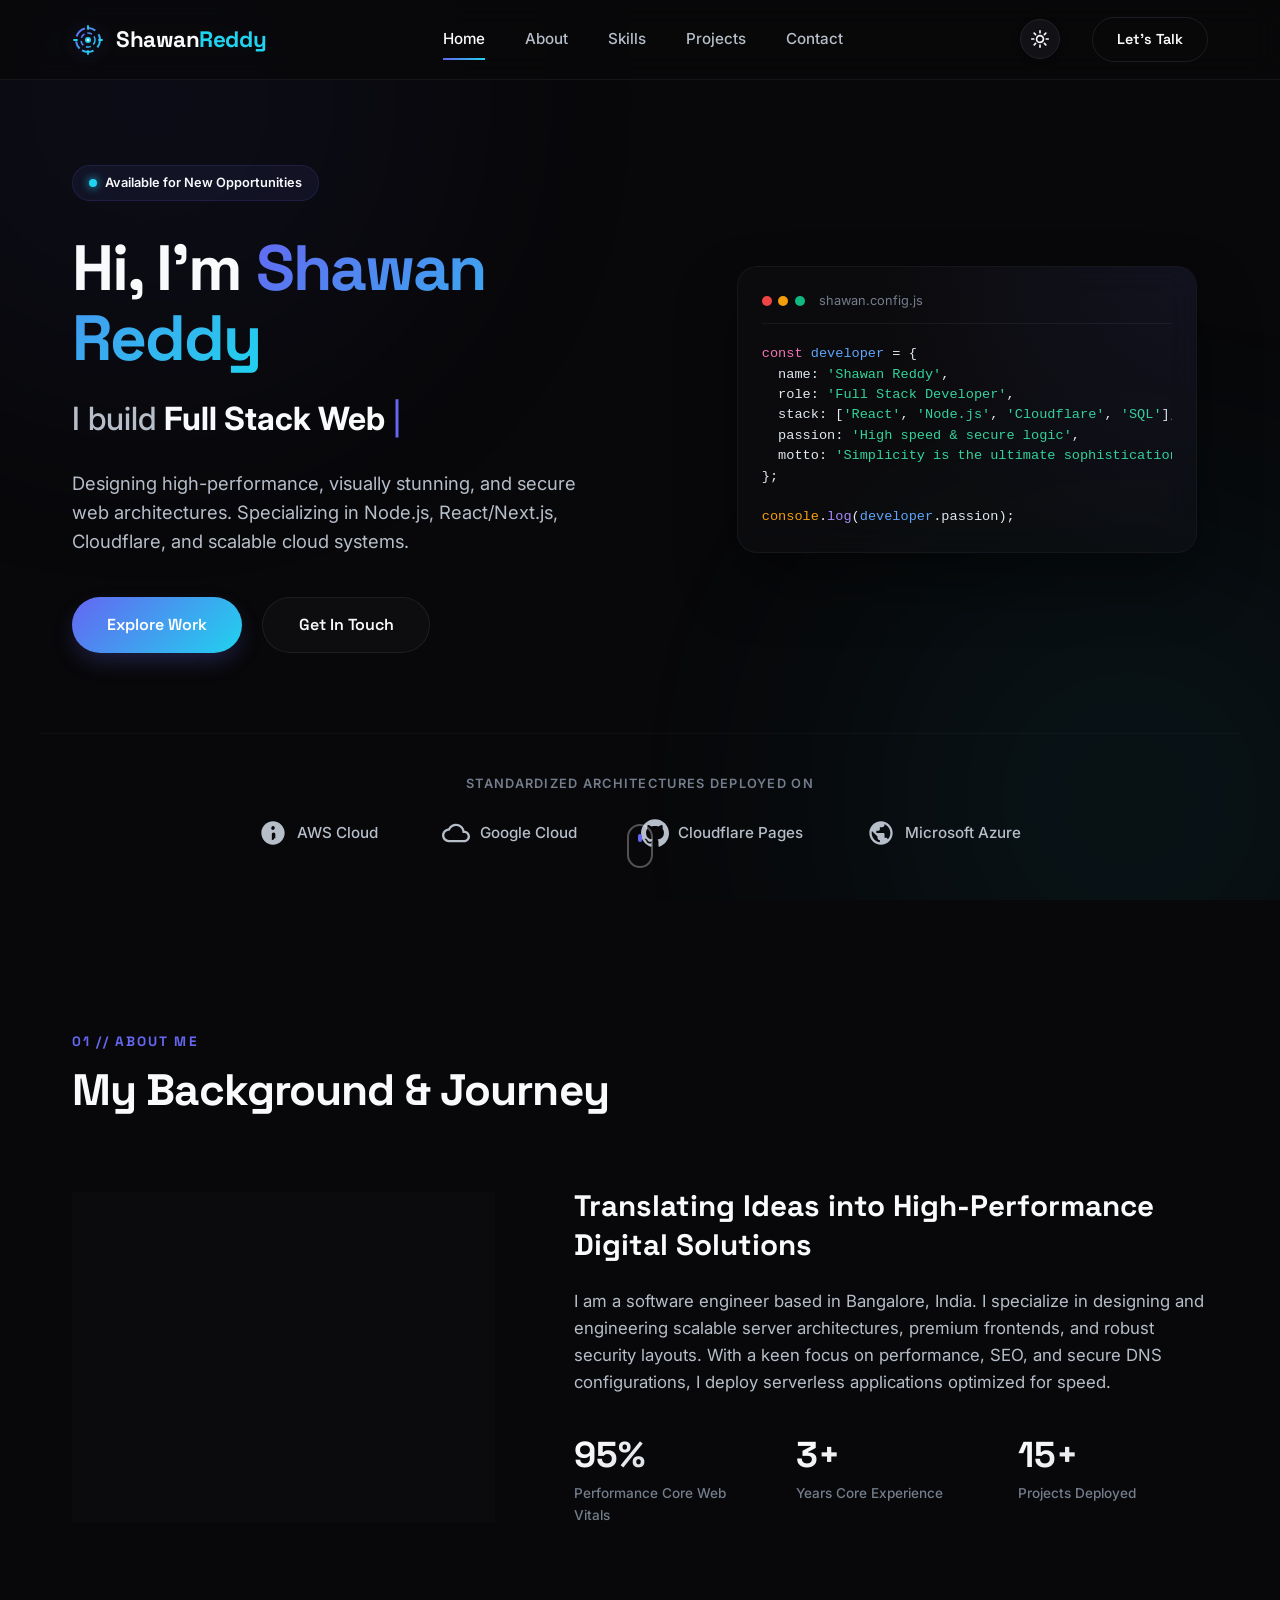
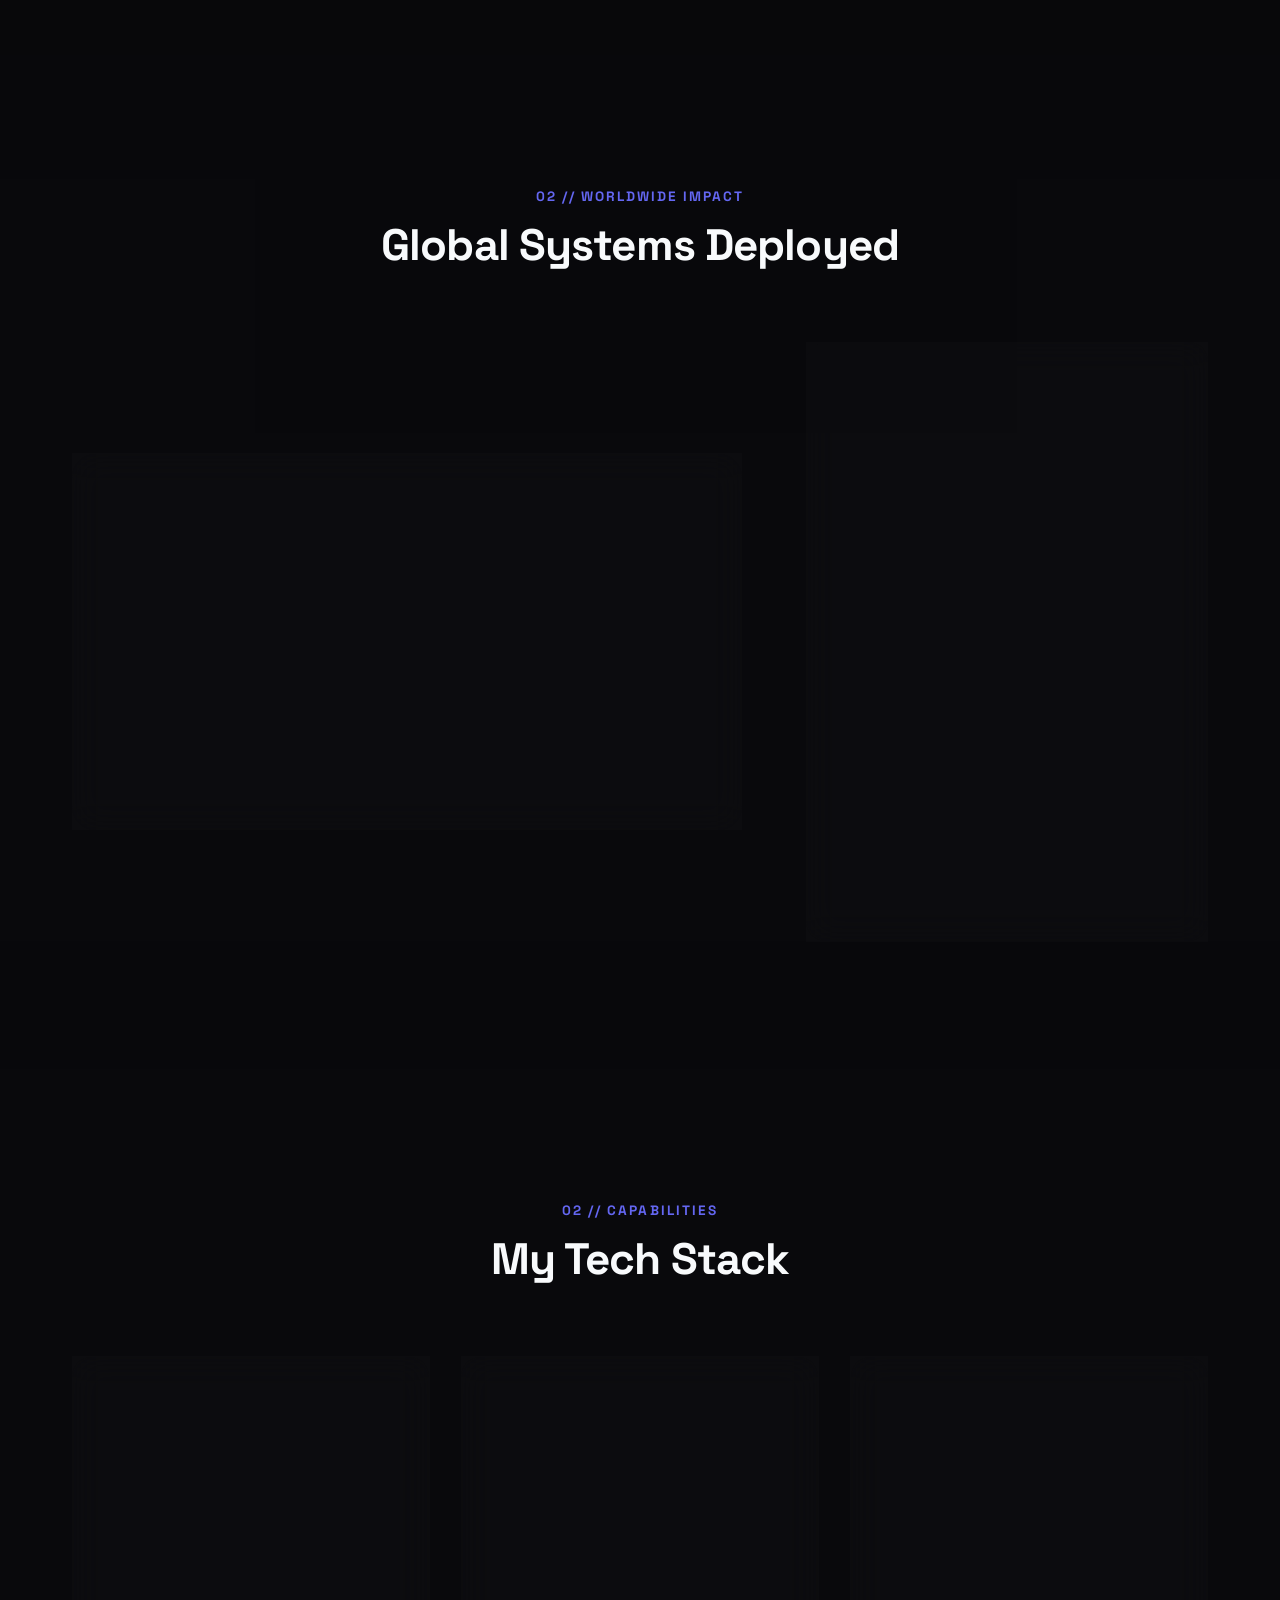
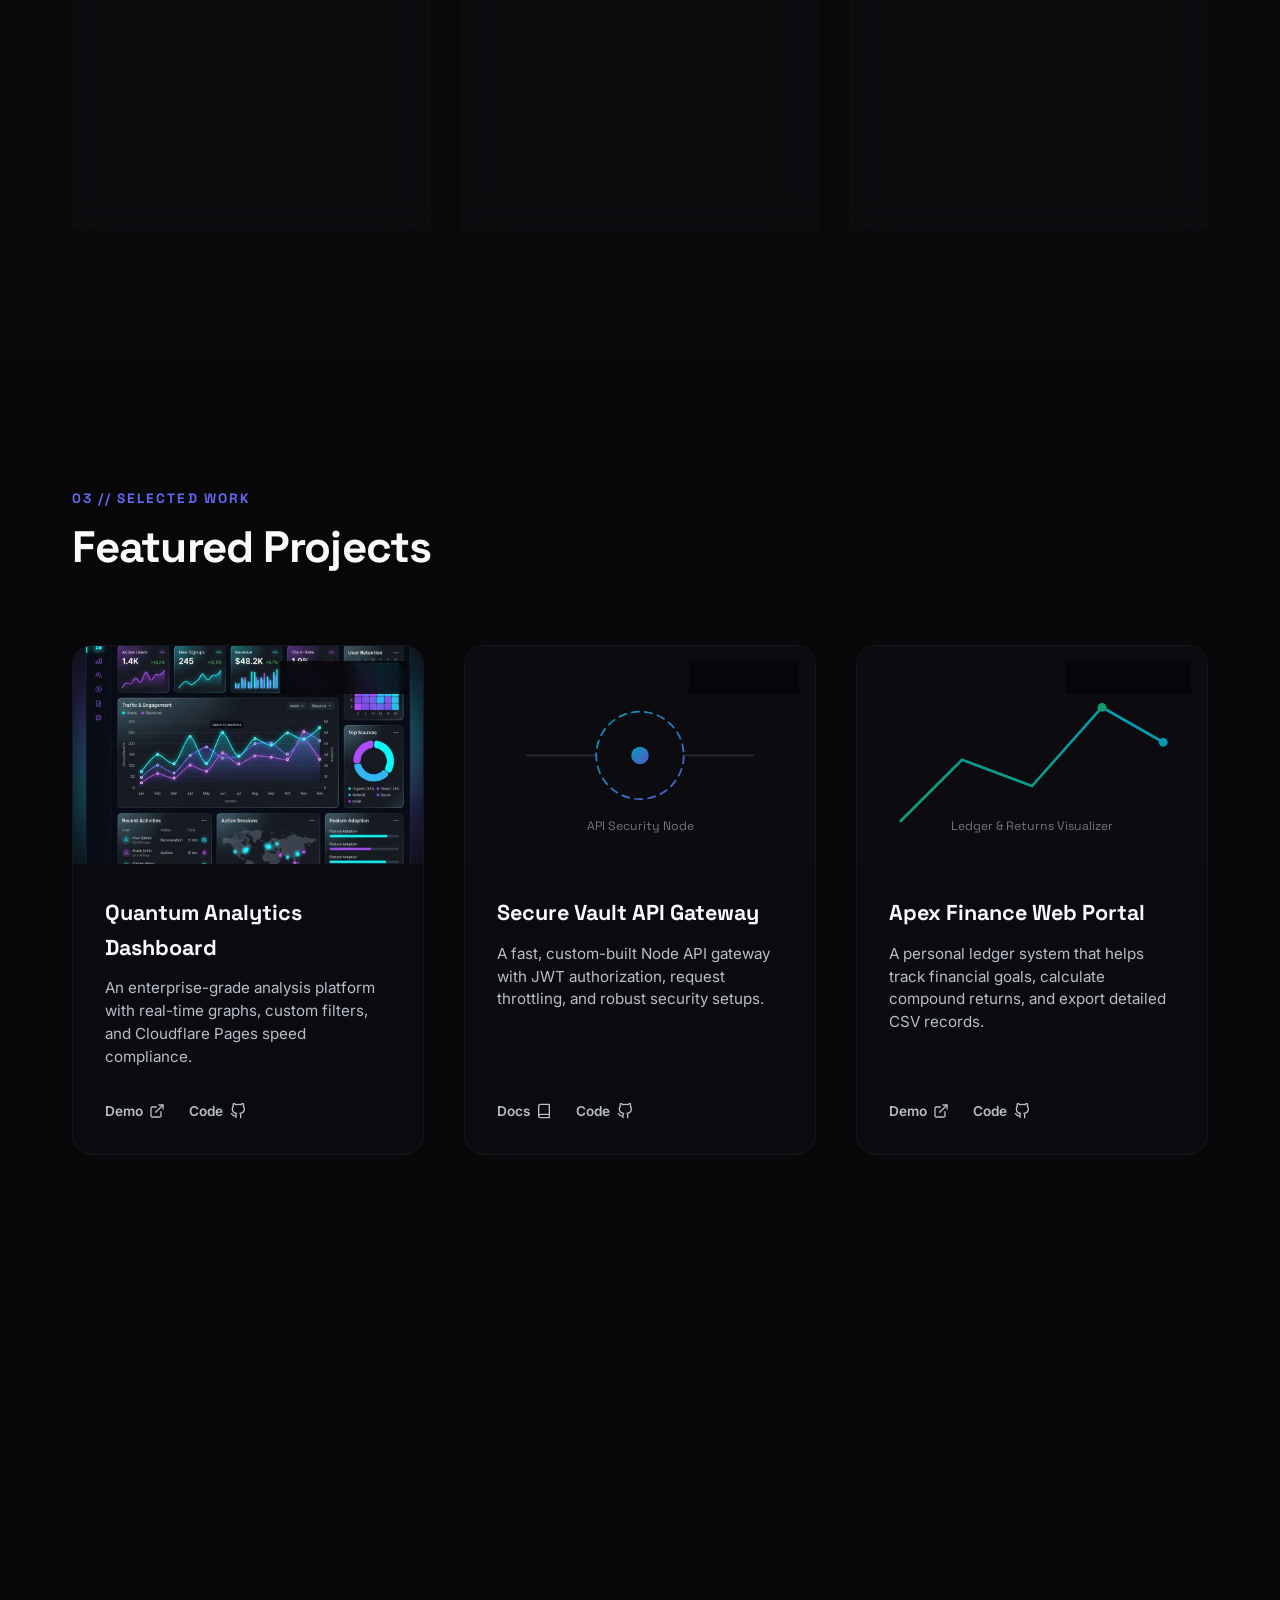
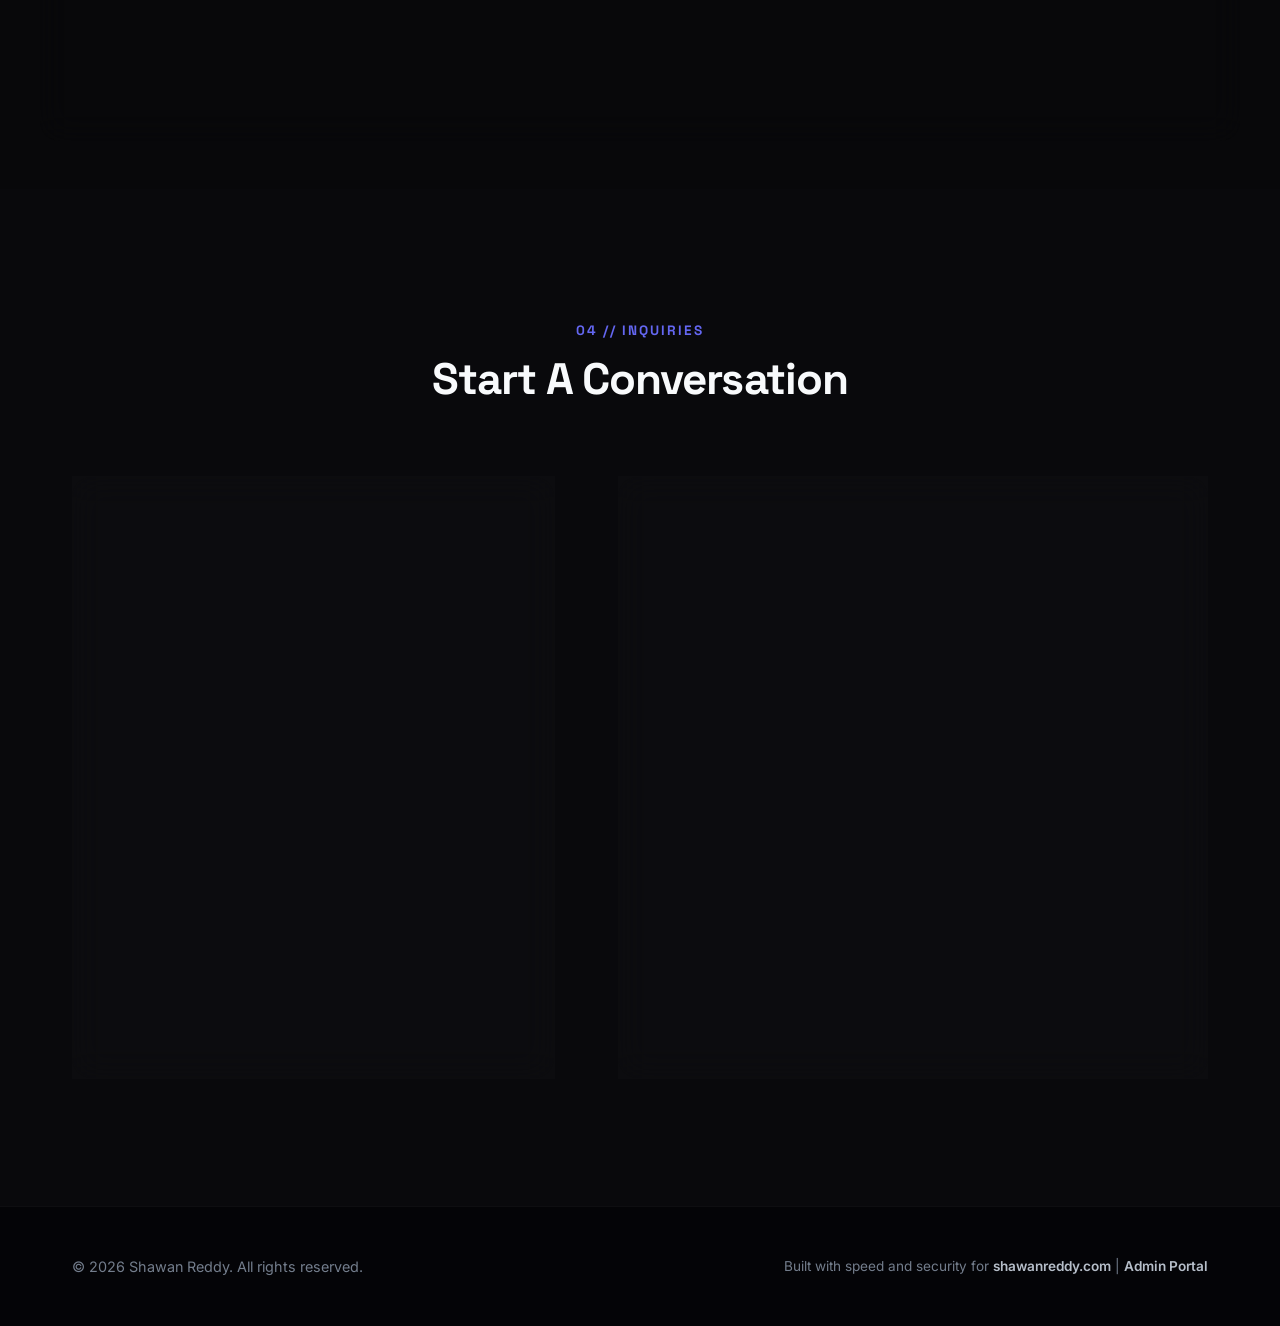
<file: index.html>
<!DOCTYPE html>
<html lang="en">
<head>
    <meta charset="UTF-8">
    <meta name="viewport" content="width=device-width, initial-scale=1.0">
    <meta name="description" content="Professional portfolio of Shawan Reddy - Full Stack Developer, Cloud Infrastructure Expert, and Security Enthusiast.">
    <title>Shawan Reddy | Professional Portfolio</title>
    <!-- Google Fonts: Space Grotesk & Inter -->
    <link rel="preconnect" href="https://fonts.googleapis.com">
    <link rel="preconnect" href="https://fonts.gstatic.com" crossorigin>
    <link href="https://fonts.googleapis.com/css2?family=Inter:wght@300;400;500;600;700&family=Space+Grotesk:wght@400;500;600;700&display=swap" rel="stylesheet">
    <link rel="stylesheet" href="style.css">
</head>
<body>
    <!-- Background Elements -->
    <div class="glow-bg-blobs">
        <div class="blob blob-indigo"></div>
        <div class="blob blob-cyan"></div>
    </div>
    
    <!-- Navbar -->
    <header class="navbar">
        <div class="nav-container">
            <a href="#home" class="logo">
                <svg class="logo-icon" viewBox="0 0 32 32" width="32" height="32" xmlns="http://www.w3.org/2000/svg">
                    <defs>
                        <linearGradient id="logoGrad" x1="0%" y1="0%" x2="100%" y2="100%">
                            <stop offset="0%" stop-color="hsl(var(--clr-indigo))" />
                            <stop offset="100%" stop-color="hsl(var(--clr-cyan))" />
                        </linearGradient>
                    </defs>
                    <circle cx="16" cy="16" r="12" fill="none" stroke="url(#logoGrad)" stroke-width="2" stroke-dasharray="8 5 12 3" />
                    <circle cx="16" cy="16" r="7" fill="none" stroke="url(#logoGrad)" stroke-width="1.5" stroke-dasharray="5 3" />
                    <path d="M16 2 L16 5" stroke="hsl(var(--clr-cyan))" stroke-width="1.8" stroke-linecap="round" />
                    <path d="M16 27 L16 30" stroke="hsl(var(--clr-cyan))" stroke-width="1.8" stroke-linecap="round" />
                    <path d="M2 16 L5 16" stroke="hsl(var(--clr-cyan))" stroke-width="1.8" stroke-linecap="round" />
                    <path d="M27 16 L30 16" stroke="hsl(var(--clr-cyan))" stroke-width="1.8" stroke-linecap="round" />
                    <circle cx="16" cy="16" r="3" fill="hsl(var(--clr-cyan))" />
                    <circle cx="16" cy="16" r="1.2" fill="#fff" />
                </svg>
                <span class="logo-text">Shawan<span class="logo-accent">Reddy</span></span>
            </a>
            <nav class="nav-menu" id="navMenu">
                <a href="#home" class="nav-link active">Home</a>
                <a href="#about" class="nav-link">About</a>
                <a href="#skills" class="nav-link">Skills</a>
                <a href="#projects" class="nav-link">Projects</a>
                <a href="#contact" class="nav-link">Contact</a>
            </nav>
            <div class="nav-cta">
                <button id="themeToggleBtn" class="btn-theme" aria-label="Toggle Light/Dark Theme">
                    <!-- Icon replaced dynamically by main.js -->
                </button>
                <a href="#contact" class="btn btn-outline btn-sm">Let's Talk</a>
                <button class="menu-toggle" id="menuToggle" aria-label="Toggle Navigation Menu">
                    <span class="hamburger-bar"></span>
                    <span class="hamburger-bar"></span>
                    <span class="hamburger-bar"></span>
                </button>
            </div>
        </div>
    </header>

    <main>
        <!-- Hero Section -->
        <section id="home" class="hero-section">
            <div class="container hero-grid">
                <div class="hero-content">
                    <div class="status-tag">
                        <span class="status-dot"></span>
                        Available for New Opportunities
                    </div>
                    <h1 class="hero-title">
                        Hi, I'm <span class="gradient-text">Shawan Reddy</span>
                    </h1>
                    <h2 class="hero-subtitle">
                        I build <span class="typewriter" id="typewriter"></span><span class="cursor">|</span>
                    </h2>
                    <p class="hero-desc">
                        Designing high-performance, visually stunning, and secure web architectures. Specializing in Node.js, React/Next.js, Cloudflare, and scalable cloud systems.
                    </p>
                    <div class="hero-buttons">
                        <a href="#projects" class="btn btn-primary">Explore Work</a>
                        <a href="#contact" class="btn btn-secondary">Get In Touch</a>
                    </div>
                </div>
                
                <div class="hero-visual">
                    <div class="glass-card config-card">
                        <div class="card-header">
                            <span class="header-dot red"></span>
                            <span class="header-dot yellow"></span>
                            <span class="header-dot green"></span>
                            <span class="card-filename">shawan.config.js</span>
                        </div>
                        <div class="card-code">
                            <pre><code><span class="code-kw">const</span> <span class="code-var">developer</span> = {
  name: <span class="code-str">'Shawan Reddy'</span>,
  role: <span class="code-str">'Full Stack Developer'</span>,
  stack: [<span class="code-str">'React'</span>, <span class="code-str">'Node.js'</span>, <span class="code-str">'Cloudflare'</span>, <span class="code-str">'SQL'</span>],
  passion: <span class="code-str">'High speed & secure logic'</span>,
  motto: <span class="code-str">'Simplicity is the ultimate sophistication'</span>
};

<span class="code-fn">console</span>.<span class="code-meth">log</span>(<span class="code-var">developer</span>.passion);</code></pre>
                        </div>
                    </div>
                </div>
                </div>
            </div>
            
            <!-- Global Tech Partners Bar -->
            <div class="partners-bar-container container">
                <span class="partners-title">Standardized Architectures Deployed on</span>
                <div class="partners-logos-grid">
                    <!-- Amazon Web Services -->
                    <div class="partner-logo" title="AWS">
                        <svg viewBox="0 0 24 24" width="28" height="28" fill="currentColor">
                            <path d="M12 2C6.48 2 2 6.48 2 12s4.48 10 10 10 10-4.48 10-10S17.52 2 12 2zm1 14.5c0 .83-.67 1.5-1.5 1.5S11 17.33 11 16.5V13c0-.83.67-1.5 1.5-1.5s1.5.67 1.5 1.5v3.5zm-1-7c-.83 0-1.5-.67-1.5-1.5S11.17 6 12 6s1.5.67 1.5 1.5S12.83 9.5 12 9.5z"/>
                        </svg>
                        <span>AWS Cloud</span>
                    </div>
                    <!-- Google Cloud Platform -->
                    <div class="partner-logo" title="Google Cloud">
                        <svg viewBox="0 0 24 24" width="28" height="28" fill="currentColor">
                            <path d="M19.35 10.04C18.67 6.59 15.64 4 12 4 9.11 4 6.6 5.64 5.35 8.04 2.34 8.36 0 10.91 0 14c0 3.31 2.69 6 6 6h13c2.76 0 5-2.24 5-5 0-2.64-2.05-4.78-4.65-4.96zM19 18H6c-2.21 0-4-1.79-4-4 0-2.05 1.53-3.76 3.56-3.97l1.07-.11.5-.95C8.08 7.14 9.94 6 12 6c2.62 0 4.88 1.86 5.39 4.43l.3 1.5 1.53.11c1.56.1 2.78 1.41 2.78 2.96 0 1.65-1.35 3-3 3z"/>
                        </svg>
                        <span>Google Cloud</span>
                    </div>
                    <!-- Cloudflare -->
                    <div class="partner-logo" title="Cloudflare Pages">
                        <svg viewBox="0 0 24 24" width="28" height="28" fill="currentColor">
                            <path d="M12 .297c-6.63 0-12 5.373-12 12 0 5.302 3.438 9.8 8.207 11.387.6.113.793-.26.793-.577v-2.234c-3.338.726-4.033-1.416-4.033-1.416-.546-1.387-1.333-1.756-1.333-1.756-1.089-.745.083-.729.083-.729 1.205.084 1.839 1.237 1.839 1.237 1.07 1.834 2.807 1.304 3.492.997.107-.775.418-1.305.762-1.604-2.665-.305-5.467-1.334-5.467-5.931 0-1.311.469-2.381 1.236-3.221-.124-.303-.535-1.524.117-3.176 0 0 1.008-.322 3.301 1.23.957-.266 1.983-.399 3.003-.404 1.02.005 2.047.138 3.006.404 2.291-1.552 3.297-1.23 3.297-1.23.653 1.653.242 2.874.118 3.176.77.84 1.235 1.911 1.235 3.221 0 4.609-2.807 5.624-5.479 5.921.43.372.823 1.102.823 2.222v3.293c0 .319.192.694.801.576 4.765-1.589 8.199-6.086 8.199-11.386 0-6.627-5.373-12-12-12z"/>
                        </svg>
                        <span>Cloudflare Pages</span>
                    </div>
                    <!-- Microsoft Azure -->
                    <div class="partner-logo" title="Microsoft Azure">
                        <svg viewBox="0 0 24 24" width="28" height="28" fill="currentColor">
                            <path d="M12 2C6.48 2 2 6.48 2 12s4.48 10 10 10 10-4.48 10-10S17.52 2 12 2zm-1 17.93c-3.95-.49-7-3.85-7-7.93 0-.62.08-1.21.21-1.79L9 15v1c0 1.1.9 2 2 2v1.93zm6.9-2.54c-.26-.81-1-1.39-1.9-1.39h-1v-3c0-.55-.45-1-1-1H8v-2h2c.55 0 1-.45 1-1V7h2c1.1 0 2-.9 2-2v-.41c2.93 1.19 5 4.06 5 7.41 0 2.08-.8 3.97-2.1 5.39z"/>
                        </svg>
                        <span>Microsoft Azure</span>
                    </div>
                </div>
            </div>

            <a href="#about" class="scroll-indicator" aria-label="Scroll down">
                <div class="mouse-icon">
                    <span class="mouse-wheel"></span>
                </div>
            </a>
        </section>

        <!-- About Section -->
        <section id="about" class="about-section">
            <div class="container">
                <div class="section-title-wrapper">
                    <span class="subtitle-tag">01 // ABOUT ME</span>
                    <h2 class="section-title">My Background & Journey</h2>
                </div>
                <div class="about-grid">
                    <div class="about-visual">
                        <div class="glass-card avatar-container">
                            <div class="avatar-glow"></div>
                            <!-- Styled Abstract avatar wrapper using modern grid system design -->
                            <div class="abstract-avatar">
                                <span class="abstract-symbol">&lt;/&gt;</span>
                                <div class="pulse-ring"></div>
                            </div>
                        </div>
                    </div>
                    <div class="about-details">
                        <h3>Translating Ideas into High-Performance Digital Solutions</h3>
                        <p class="about-text">
                            I am a software engineer based in Bangalore, India. I specialize in designing and engineering scalable server architectures, premium frontends, and robust security layouts. With a keen focus on performance, SEO, and secure DNS configurations, I deploy serverless applications optimized for speed.
                        </p>
                        <div class="metrics-grid">
                            <div class="metric-item">
                                <span class="metric-number">95%</span>
                                <span class="metric-label">Performance Core Web Vitals</span>
                            </div>
                            <div class="metric-item">
                                <span class="metric-number">3+</span>
                                <span class="metric-label">Years Core Experience</span>
                            </div>
                            <div class="metric-item">
                                <span class="metric-number">15+</span>
                                <span class="metric-label">Projects Deployed</span>
                            </div>
                        </div>
                    </div>
                </div>
            </div>
        </section>

        <!-- Global Reach Section -->
        <section id="global-reach" class="global-reach-section">
            <div class="container">
                <div class="section-title-wrapper text-center">
                    <span class="subtitle-tag">02 // WORLDWIDE IMPACT</span>
                    <h2 class="section-title">Global Systems Deployed</h2>
                </div>
                <div class="global-reach-grid">
                    <div class="map-visual">
                        <!-- Custom vector map graphic showing nodes connecting the US, Europe, and Asia -->
                        <svg viewBox="0 0 800 400" width="100%" height="100%" class="world-map-svg">
                            <defs>
                                <radialGradient id="nodeGlow" cx="50%" cy="50%" r="50%">
                                    <stop offset="0%" stop-color="hsl(var(--clr-cyan))" stop-opacity="1" />
                                    <stop offset="100%" stop-color="hsl(var(--clr-cyan))" stop-opacity="0" />
                                </radialGradient>
                            </defs>
                            <!-- Styled Abstract Grid representing a world map layout -->
                            <rect width="100%" height="100%" fill="none"/>
                            <!-- Abstract map outlines (dots grid) -->
                            <g fill="hsla(var(--clr-text-primary) / 0.12)">
                                <circle cx="150" cy="150" r="3" /><circle cx="170" cy="140" r="3" /><circle cx="190" cy="160" r="3" />
                                <circle cx="380" cy="120" r="3" /><circle cx="400" cy="110" r="3" /><circle cx="420" cy="130" r="3" />
                                <circle cx="600" cy="200" r="3" /><circle cx="620" cy="190" r="3" /><circle cx="640" cy="210" r="3" />
                            </g>
                            <!-- Connection curves representing traffic flow -->
                            <path d="M190,160 Q380,80 600,200" fill="none" stroke="rgba(99, 102, 241, 0.35)" stroke-width="1.5" stroke-dasharray="5 5" />
                            <path d="M400,110 Q500,150 600,200" fill="none" stroke="rgba(6, 182, 212, 0.35)" stroke-width="1.5" stroke-dasharray="5 5" />
                            <!-- Active client nodes/hubs -->
                            <!-- Node 1: North America (US East) -->
                            <circle cx="190" cy="160" r="12" fill="url(#nodeGlow)" class="map-pulse-node" />
                            <circle cx="190" cy="160" r="4" fill="hsl(var(--clr-cyan))" />
                            <text x="190" y="185" fill="hsl(var(--clr-text-secondary))" font-family="var(--ff-heading)" font-size="11" text-anchor="middle" font-weight="600">United States</text>
                            
                            <!-- Node 2: Western Europe (Germany/UK) -->
                            <circle cx="400" cy="110" r="12" fill="url(#nodeGlow)" class="map-pulse-node" />
                            <circle cx="400" cy="110" r="4" fill="hsl(var(--clr-cyan))" />
                            <text x="400" y="93" fill="hsl(var(--clr-text-secondary))" font-family="var(--ff-heading)" font-size="11" text-anchor="middle" font-weight="600">Europe (UK/Germany)</text>
                            
                            <!-- Node 3: Asia Hub (Singapore / Bangalore, India) -->
                            <circle cx="600" cy="200" r="16" fill="url(#nodeGlow)" class="map-pulse-node" style="animation-duration: 2s;" />
                            <circle cx="600" cy="200" r="5" fill="hsl(var(--clr-indigo))" />
                            <text x="600" y="225" fill="hsl(var(--clr-text-primary))" font-family="var(--ff-heading)" font-size="11" text-anchor="middle" font-weight="700">HQ (India / Singapore)</text>
                        </svg>
                    </div>
                    <div class="map-details-card glass-card">
                        <h3>Engineered for Global Performance</h3>
                        <p>Web architectures and database gateways built to ensure instant responsiveness worldwide, leveraging Cloudflare Pages global Edge network routing and multi-region AWS cloud nodes.</p>
                        <div class="global-stats-lines">
                            <div class="reach-item">
                                <span class="reach-country">🇺🇸 United States</span>
                                <span class="reach-desc">SaaS Platforms & Analytics Dashboards</span>
                            </div>
                            <div class="reach-item">
                                <span class="reach-country">🇩🇪 Germany & 🇬🇧 UK</span>
                                <span class="reach-desc">Secure API Gateways & Compliant Ledgers</span>
                            </div>
                            <div class="reach-item">
                                <span class="reach-country">🇮🇳 India & 🇸🇬 Singapore</span>
                                <span class="reach-desc">Enterprise MSP Networks & Generative AI Systems</span>
                            </div>
                        </div>
                    </div>
                </div>
            </div>
        </section>

        <!-- Skills Section -->
        <section id="skills" class="skills-section">
            <div class="container">
                <div class="section-title-wrapper text-center">
                    <span class="subtitle-tag">02 // CAPABILITIES</span>
                    <h2 class="section-title">My Tech Stack</h2>
                </div>
                <div class="skills-grid">
                    <!-- Frontend -->
                    <div class="glass-card skill-card">
                        <div class="skill-icon text-indigo">
                            <svg xmlns="http://www.w3.org/2000/svg" width="28" height="28" viewBox="0 0 24 24" fill="none" stroke="currentColor" stroke-width="2" stroke-linecap="round" stroke-linejoin="round"><rect x="2" y="3" width="20" height="14" rx="2" ry="2"></rect><line x1="8" y1="21" x2="16" y2="21"></line><line x1="12" y1="17" x2="12" y2="21"></line></svg>
                        </div>
                        <h3>Frontend Engineering</h3>
                        <p>Crafting responsive, high-fidelity user interfaces with pixel-perfect layouts.</p>
                        <div class="skill-list">
                            <div class="skill-item">
                                <div class="skill-info"><span>React.js & Next.js</span><span>90%</span></div>
                                <div class="progress-bar"><div class="progress-fill fill-indigo" style="width: 90%"></div></div>
                            </div>
                            <div class="skill-item">
                                <div class="skill-info"><span>TypeScript</span><span>85%</span></div>
                                <div class="progress-bar"><div class="progress-fill fill-indigo" style="width: 85%"></div></div>
                            </div>
                            <div class="skill-item">
                                <div class="skill-info"><span>Tailwind CSS & Vanilla CSS</span><span>95%</span></div>
                                <div class="progress-bar"><div class="progress-fill fill-indigo" style="width: 95%"></div></div>
                            </div>
                        </div>
                    </div>
                    
                    <!-- Backend -->
                    <div class="glass-card skill-card">
                        <div class="skill-icon text-cyan">
                            <svg xmlns="http://www.w3.org/2000/svg" width="28" height="28" viewBox="0 0 24 24" fill="none" stroke="currentColor" stroke-width="2" stroke-linecap="round" stroke-linejoin="round"><rect x="2" y="2" width="20" height="8" rx="2" ry="2"></rect><rect x="2" y="14" width="20" height="8" rx="2" ry="2"></rect><line x1="6" y1="6" x2="6.01" y2="6"></line><line x1="6" y1="18" x2="6.01" y2="18"></line></svg>
                        </div>
                        <h3>Backend & Databases</h3>
                        <p>Architecting scalable server-side systems and designing optimized database structures.</p>
                        <div class="skill-list">
                            <div class="skill-item">
                                <div class="skill-info"><span>Node.js / Express</span><span>85%</span></div>
                                <div class="progress-bar"><div class="progress-fill fill-cyan" style="width: 85%"></div></div>
                            </div>
                            <div class="skill-item">
                                <div class="skill-info"><span>PostgreSQL / MongoDB</span><span>80%</span></div>
                                <div class="progress-bar"><div class="progress-fill fill-cyan" style="width: 80%"></div></div>
                            </div>
                            <div class="skill-item">
                                <div class="skill-info"><span>REST APIs & GraphQL</span><span>90%</span></div>
                                <div class="progress-bar"><div class="progress-fill fill-cyan" style="width: 90%"></div></div>
                            </div>
                        </div>
                    </div>

                    <!-- Operations -->
                    <div class="glass-card skill-card">
                        <div class="skill-icon text-emerald">
                            <svg xmlns="http://www.w3.org/2000/svg" width="28" height="28" viewBox="0 0 24 24" fill="none" stroke="currentColor" stroke-width="2" stroke-linecap="round" stroke-linejoin="round"><path d="M12 22s8-4 8-10V5l-8-3-8 3v7c0 6 8 10 8 10z"></path></svg>
                        </div>
                        <h3>Infrastructure & Security</h3>
                        <p>Configuring secure hosting setups, performance layers, and automated workflows.</p>
                        <div class="skill-list">
                            <div class="skill-item">
                                <div class="skill-info"><span>Cloudflare Pages & DNS</span><span>95%</span></div>
                                <div class="progress-bar"><div class="progress-fill fill-emerald" style="width: 95%"></div></div>
                            </div>
                            <div class="skill-item">
                                <div class="skill-info"><span>CI/CD & Git Workflows</span><span>90%</span></div>
                                <div class="progress-bar"><div class="progress-fill fill-emerald" style="width: 90%"></div></div>
                            </div>
                            <div class="skill-item">
                                <div class="skill-info"><span>SSL & Web Security Headers</span><span>95%</span></div>
                                <div class="progress-bar"><div class="progress-fill fill-emerald" style="width: 95%"></div></div>
                            </div>
                        </div>
                    </div>
                </div>
            </div>
        </section>

        <!-- Projects Section -->
        <section id="projects" class="projects-section">
            <div class="container">
                <div class="section-title-wrapper">
                    <span class="subtitle-tag">03 // SELECTED WORK</span>
                    <h2 class="section-title">Featured Projects</h2>
                </div>
                <div class="projects-grid">
                    <!-- Project 1 -->
                    <div class="project-card">
                        <div class="project-img-wrapper">
                            <img src="assets/dashboard.webp" alt="Quantum Analytics Dashboard Mockup" class="project-img">
                            <span class="project-tag">Next.js / Tailwind</span>
                        </div>
                        <div class="project-info">
                            <h3>Quantum Analytics Dashboard</h3>
                            <p>An enterprise-grade analysis platform with real-time graphs, custom filters, and Cloudflare Pages speed compliance.</p>
                            <div class="project-links">
                                <a href="#" class="project-link-btn">
                                    <span>Demo</span>
                                    <svg xmlns="http://www.w3.org/2000/svg" width="16" height="16" viewBox="0 0 24 24" fill="none" stroke="currentColor" stroke-width="2" stroke-linecap="round" stroke-linejoin="round"><path d="M18 13v6a2 2 0 0 1-2 2H5a2 2 0 0 1-2-2V8a2 2 0 0 1 2-2h6"></path><polyline points="15 3 21 3 21 9"></polyline><line x1="10" y1="14" x2="21" y2="3"></line></svg>
                                </a>
                                <a href="#" class="project-link-btn">
                                    <span>Code</span>
                                    <svg xmlns="http://www.w3.org/2000/svg" width="16" height="16" viewBox="0 0 24 24" fill="none" stroke="currentColor" stroke-width="2" stroke-linecap="round" stroke-linejoin="round"><path d="M9 19c-5 1.5-5-2.5-7-3m14 6v-3.87a3.37 3.37 0 0 0-.94-2.61c3.14-.35 6.44-1.54 6.44-7A5.44 5.44 0 0 0 20 4.77 5.07 5.07 0 0 0 19.91 1S18.73.65 16 2.48a13.38 13.38 0 0 0-7 0C6.27.65 5.09 1 5.09 1A5.07 5.07 0 0 0 5 4.77a5.44 5.44 0 0 0-1.5 3.78c0 5.42 3.3 6.61 6.44 7A3.37 3.37 0 0 0 9 18.13V22"></path></svg>
                                </a>
                            </div>
                        </div>
                    </div>

                    <!-- Project 2 -->
                    <div class="project-card">
                        <div class="project-img-wrapper project-visual-svg-1">
                            <!-- Premium Custom Styled CSS/SVG graphic mapping an API gateway -->
                            <div class="fallback-tech-svg">
                                <svg viewBox="0 0 400 250" width="100%" height="100%">
                                    <defs>
                                        <linearGradient id="gatewayGrad" x1="0%" y1="0%" x2="100%" y2="100%">
                                            <stop offset="0%" stop-color="#06b6d4" />
                                            <stop offset="100%" stop-color="#6366f1" />
                                        </linearGradient>
                                    </defs>
                                    <rect width="100%" height="100%" fill="rgba(10,10,18,0.4)" />
                                    <circle cx="200" cy="125" r="50" fill="none" stroke="url(#gatewayGrad)" stroke-width="2" stroke-dasharray="10 5" />
                                    <circle cx="200" cy="125" r="10" fill="url(#gatewayGrad)" />
                                    <path d="M70,125 L150,125" stroke="rgba(255,255,255,0.15)" stroke-width="2" />
                                    <path d="M250,125 L330,125" stroke="rgba(255,255,255,0.15)" stroke-width="2" />
                                    <text x="200" y="210" fill="rgba(255,255,255,0.5)" font-family="'Space Grotesk', sans-serif" font-size="14" text-anchor="middle">API Security Node</text>
                                </svg>
                            </div>
                            <span class="project-tag">Node.js / JWT</span>
                        </div>
                        <div class="project-info">
                            <h3>Secure Vault API Gateway</h3>
                            <p>A fast, custom-built Node API gateway with JWT authorization, request throttling, and robust security setups.</p>
                            <div class="project-links">
                                <a href="#" class="project-link-btn">
                                    <span>Docs</span>
                                    <svg xmlns="http://www.w3.org/2000/svg" width="16" height="16" viewBox="0 0 24 24" fill="none" stroke="currentColor" stroke-width="2" stroke-linecap="round" stroke-linejoin="round"><path d="M4 19.5A2.5 2.5 0 0 1 6.5 17H20"></path><path d="M6.5 2H20v20H6.5A2.5 2.5 0 0 1 4 19.5v-15A2.5 2.5 0 0 1 6.5 2z"></path></svg>
                                </a>
                                <a href="#" class="project-link-btn">
                                    <span>Code</span>
                                    <svg xmlns="http://www.w3.org/2000/svg" width="16" height="16" viewBox="0 0 24 24" fill="none" stroke="currentColor" stroke-width="2" stroke-linecap="round" stroke-linejoin="round"><path d="M9 19c-5 1.5-5-2.5-7-3m14 6v-3.87a3.37 3.37 0 0 0-.94-2.61c3.14-.35 6.44-1.54 6.44-7A5.44 5.44 0 0 0 20 4.77 5.07 5.07 0 0 0 19.91 1S18.73.65 16 2.48a13.38 13.38 0 0 0-7 0C6.27.65 5.09 1 5.09 1A5.07 5.07 0 0 0 5 4.77a5.44 5.44 0 0 0-1.5 3.78c0 5.42 3.3 6.61 6.44 7A3.37 3.37 0 0 0 9 18.13V22"></path></svg>
                                </a>
                            </div>
                        </div>
                    </div>

                    <!-- Project 3 -->
                    <div class="project-card">
                        <div class="project-img-wrapper project-visual-svg-2">
                            <!-- Premium Custom Styled CSS/SVG graphic mapping financial dashboard -->
                            <div class="fallback-tech-svg">
                                <svg viewBox="0 0 400 250" width="100%" height="100%">
                                    <defs>
                                        <linearGradient id="fintechGrad" x1="0%" y1="100%" x2="100%" y2="0%">
                                            <stop offset="0%" stop-color="#10b981" />
                                            <stop offset="100%" stop-color="#06b6d4" />
                                        </linearGradient>
                                    </defs>
                                    <rect width="100%" height="100%" fill="rgba(10,10,18,0.4)" />
                                    <path d="M50,200 L120,130 L200,160 L280,70 L350,110" fill="none" stroke="url(#fintechGrad)" stroke-width="3" stroke-linecap="round" />
                                    <circle cx="280" cy="70" r="5" fill="#10b981" />
                                    <circle cx="350" cy="110" r="5" fill="#06b6d4" />
                                    <text x="200" y="210" fill="rgba(255,255,255,0.5)" font-family="'Space Grotesk', sans-serif" font-size="14" text-anchor="middle">Ledger & Returns Visualizer</text>
                                </svg>
                            </div>
                            <span class="project-tag">TypeScript / SQL</span>
                        </div>
                        <div class="project-info">
                            <h3>Apex Finance Web Portal</h3>
                            <p>A personal ledger system that helps track financial goals, calculate compound returns, and export detailed CSV records.</p>
                            <div class="project-links">
                                <a href="#" class="project-link-btn">
                                    <span>Demo</span>
                                    <svg xmlns="http://www.w3.org/2000/svg" width="16" height="16" viewBox="0 0 24 24" fill="none" stroke="currentColor" stroke-width="2" stroke-linecap="round" stroke-linejoin="round"><path d="M18 13v6a2 2 0 0 1-2 2H5a2 2 0 0 1-2-2V8a2 2 0 0 1 2-2h6"></path><polyline points="15 3 21 3 21 9"></polyline><line x1="10" y1="14" x2="21" y2="3"></line></svg>
                                </a>
                                <a href="#" class="project-link-btn">
                                    <span>Code</span>
                                    <svg xmlns="http://www.w3.org/2000/svg" width="16" height="16" viewBox="0 0 24 24" fill="none" stroke="currentColor" stroke-width="2" stroke-linecap="round" stroke-linejoin="round"><path d="M9 19c-5 1.5-5-2.5-7-3m14 6v-3.87a3.37 3.37 0 0 0-.94-2.61c3.14-.35 6.44-1.54 6.44-7A5.44 5.44 0 0 0 20 4.77 5.07 5.07 0 0 0 19.91 1S18.73.65 16 2.48a13.38 13.38 0 0 0-7 0C6.27.65 5.09 1 5.09 1A5.07 5.07 0 0 0 5 4.77a5.44 5.44 0 0 0-1.5 3.78c0 5.42 3.3 6.61 6.44 7A3.37 3.37 0 0 0 9 18.13V22"></path></svg>
                                </a>
                            </div>
                        </div>
                    </div>
                </div>
            </div>
        </section>

        <!-- Subdomain Bridging Card (Shawan Tech Solutions) -->
        <section class="subdomain-bridge-section container">
            <div class="glass-card bridge-card">
                <div class="bridge-details">
                    <span class="bridge-badge">Enterprise IT Rentals & Support</span>
                    <h3>Shawan Tech Solutions</h3>
                    <p>Looking for managed IT infrastructure, AMC support contracts, or corporate laptop rentals in Bangalore? Visit our premium enterprise solutions subdomain to request a quote.</p>
                    <a href="https://karthik.shawanreddy.com" target="_blank" rel="noopener noreferrer" class="btn btn-primary">
                        <span>Visit Shawan Tech Solutions</span>
                        <svg xmlns="http://www.w3.org/2000/svg" width="18" height="18" viewBox="0 0 24 24" fill="none" stroke="currentColor" stroke-width="2" stroke-linecap="round" stroke-linejoin="round"><line x1="5" y1="12" x2="19" y2="12"></line><polyline points="12 5 19 12 12 19"></polyline></svg>
                    </a>
                </div>
                <div class="bridge-graphic">
                    <img src="assets/it-rentals.webp" alt="Shawan Tech Solutions IT Infrastructure & Support" class="bridge-img">
                </div>
            </div>
        </section>

        <!-- Contact Section -->
        <section id="contact" class="contact-section">
            <div class="container">
                <div class="section-title-wrapper text-center">
                    <span class="subtitle-tag">04 // INQUIRIES</span>
                    <h2 class="section-title">Start A Conversation</h2>
                </div>
                
                <div class="contact-layout">
                    <div class="contact-info-card glass-card">
                        <h3>Connect Directly</h3>
                        <p>Feel free to reach out if you have a project idea, professional opportunity, or technical question.</p>
                        
                        <div class="contact-methods">
                            <div class="method-card">
                                <span class="method-icon">
                                    <svg xmlns="http://www.w3.org/2000/svg" width="20" height="20" viewBox="0 0 24 24" fill="none" stroke="currentColor" stroke-width="2" stroke-linecap="round" stroke-linejoin="round"><path d="M4 4h16c1.1 0 2 .9 2 2v12c0 1.1-.9 2-2 2H4c-1.1 0-2-.9-2-2V6c0-1.1.9-2 2-2z"></path><polyline points="22,6 12,13 2,6"></polyline></svg>
                                </span>
                                <div>
                                    <span class="method-label">Email</span>
                                    <a href="mailto:shawan@shawanreddy.com" class="method-value">shawan@shawanreddy.com</a>
                                </div>
                            </div>
                            <div class="method-card">
                                <span class="method-icon">
                                    <svg xmlns="http://www.w3.org/2000/svg" width="20" height="20" viewBox="0 0 24 24" fill="none" stroke="currentColor" stroke-width="2" stroke-linecap="round" stroke-linejoin="round"><path d="M12 2a8 8 0 0 0-8 8c0 5.25 8 12 8 12s8-6.75 8-12a8 8 0 0 0-8-8z"></path><circle cx="12" cy="10" r="3"></circle></svg>
                                </span>
                                <div>
                                    <span class="method-label">Location</span>
                                    <span class="method-value">Bangalore, India</span>
                                </div>
                            </div>
                        </div>

                        <div class="socials-wrapper">
                            <span>Follow Me</span>
                            <div class="socials-list">
                                <a href="https://github.com" target="_blank" rel="noopener noreferrer" aria-label="GitHub">
                                    <svg xmlns="http://www.w3.org/2000/svg" width="20" height="20" viewBox="0 0 24 24" fill="none" stroke="currentColor" stroke-width="2" stroke-linecap="round" stroke-linejoin="round"><path d="M9 19c-5 1.5-5-2.5-7-3m14 6v-3.87a3.37 3.37 0 0 0-.94-2.61c3.14-.35 6.44-1.54 6.44-7A5.44 5.44 0 0 0 20 4.77 5.07 5.07 0 0 0 19.91 1S18.73.65 16 2.48a13.38 13.38 0 0 0-7 0C6.27.65 5.09 1 5.09 1A5.07 5.07 0 0 0 5 4.77a5.44 5.44 0 0 0-1.5 3.78c0 5.42 3.3 6.61 6.44 7A3.37 3.37 0 0 0 9 18.13V22"></path></svg>
                                </a>
                                <a href="https://linkedin.com" target="_blank" rel="noopener noreferrer" aria-label="LinkedIn">
                                    <svg xmlns="http://www.w3.org/2000/svg" width="20" height="20" viewBox="0 0 24 24" fill="none" stroke="currentColor" stroke-width="2" stroke-linecap="round" stroke-linejoin="round"><path d="M16 8a6 6 0 0 1 6 6v7h-4v-7a2 2 0 0 0-2-2 2 2 0 0 0-2 2v7h-4v-7a6 6 0 0 1 6-6z"></path><rect x="2" y="9" width="4" height="12"></rect><circle cx="4" cy="4" r="2"></circle></svg>
                                </a>
                                <a href="https://twitter.com" target="_blank" rel="noopener noreferrer" aria-label="Twitter">
                                    <svg xmlns="http://www.w3.org/2000/svg" width="20" height="20" viewBox="0 0 24 24" fill="none" stroke="currentColor" stroke-width="2" stroke-linecap="round" stroke-linejoin="round"><path d="M23 3a10.9 10.9 0 0 1-3.14 1.53 4.48 4.48 0 0 0-7.86 3v1A10.66 10.66 0 0 1 3 4s-4 9 5 13a11.64 11.64 0 0 1-7 2c9 5 20 0 20-11.5a4.5 4.5 0 0 0-.08-.83A7.72 7.72 0 0 0 23 3z"></path></svg>
                                </a>
                            </div>
                        </div>
                    </div>

                    <div class="contact-form-card glass-card">
                        <form id="contactForm">
                            <div class="input-group">
                                <input type="text" id="formName" required placeholder=" ">
                                <label for="formName">Full Name</label>
                            </div>
                            <div class="input-group">
                                <input type="email" id="formEmail" required placeholder=" ">
                                <label for="formEmail">Email Address</label>
                            </div>
                            <div class="input-group">
                                <input type="text" id="formSubject" required placeholder=" ">
                                <label for="formSubject">Subject</label>
                            </div>
                            <div class="input-group">
                                <textarea id="formMessage" required rows="5" placeholder=" "></textarea>
                                <label for="formMessage">Message</label>
                            </div>
                            <button type="submit" class="btn btn-primary btn-block" id="btnSubmit">
                                <span>Send Message</span>
                                <svg xmlns="http://www.w3.org/2000/svg" width="18" height="18" viewBox="0 0 24 24" fill="none" stroke="currentColor" stroke-width="2" stroke-linecap="round" stroke-linejoin="round"><line x1="22" y1="2" x2="11" y2="13"></line><polygon points="22 2 15 22 11 13 2 9 22 2"></polygon></svg>
                            </button>
                            <div id="formFeedback" class="form-feedback"></div>
                        </form>
                    </div>
                </div>
            </div>
        </section>
    </main>

    <!-- Footer -->
    <footer class="footer">
        <div class="container footer-layout">
            <span class="copyright">&copy; 2026 Shawan Reddy. All rights reserved.</span>
            <span class="designed-by">Built with speed and security for <a href="https://shawanreddy.com">shawanreddy.com</a> | <a href="login.html" class="admin-login-link">Admin Portal</a></span>
        </div>
    </footer>

    <script src="main.js"></script>
</body>
</html>
</file>
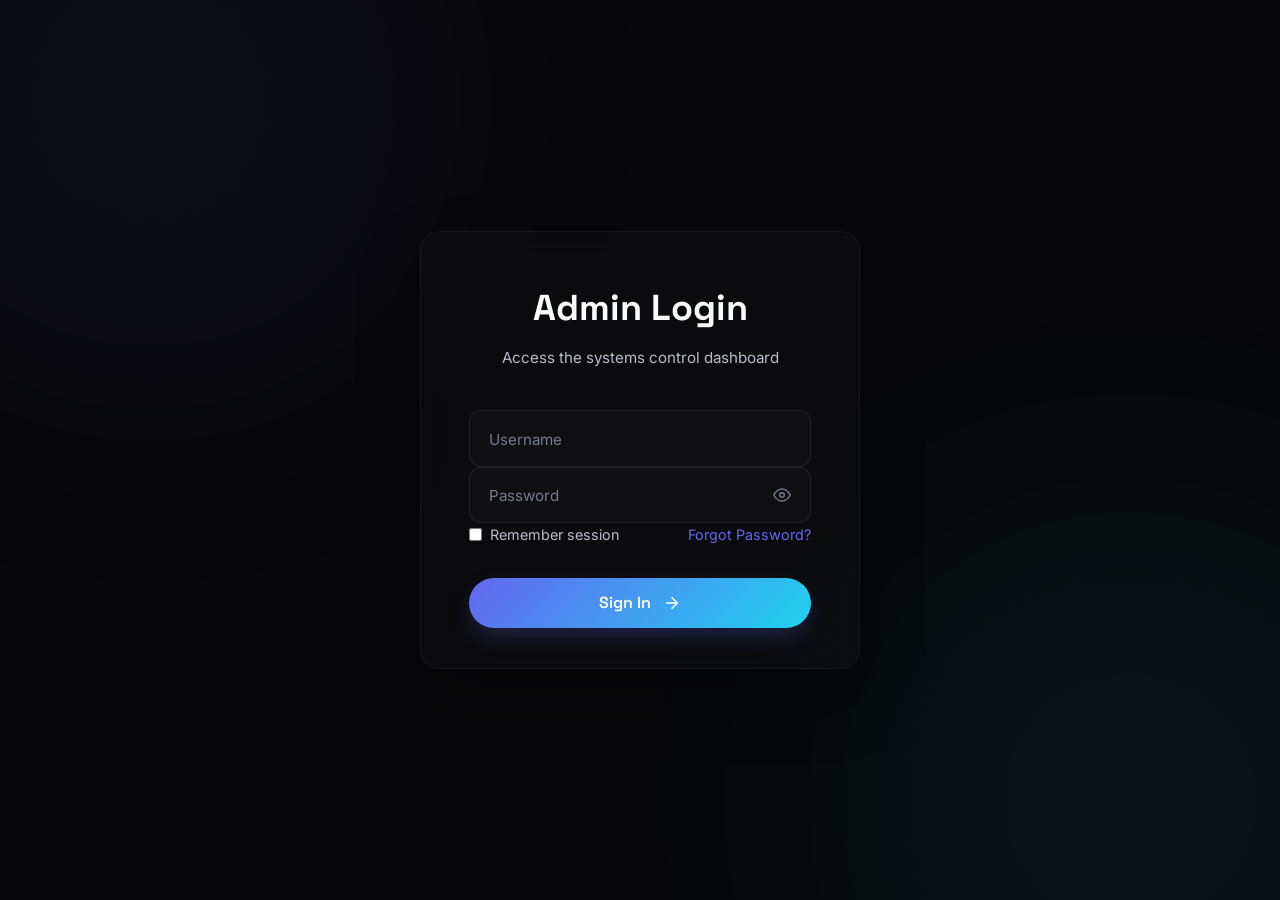
<file: admin.html>
<!DOCTYPE html>
<html lang="en">
<head>
    <meta charset="UTF-8">
    <meta name="viewport" content="width=device-width, initial-scale=1.0">
    <title>Admin Dashboard | Shawan Reddy</title>
    <!-- Google Fonts: Space Grotesk & Inter -->
    <link rel="preconnect" href="https://fonts.googleapis.com">
    <link rel="preconnect" href="https://fonts.gstatic.com" crossorigin>
    <link href="https://fonts.googleapis.com/css2?family=Inter:wght@300;400;500;600;700&family=Space+Grotesk:wght@400;500;600;700&display=swap" rel="stylesheet">
    <link rel="stylesheet" href="style.css">
</head>
<body>
    <script>
        // Authentication Guard: run immediately to prevent layout flashes
        const activeSession = sessionStorage.getItem('adminSession') || localStorage.getItem('adminSession');
        if (!activeSession) {
            window.location.href = 'login.html';
        }
        
        // Theme initialization
        const getCurrentTheme = () => {
            return localStorage.getItem('theme') || 'dark';
        };
        document.documentElement.setAttribute('data-theme', getCurrentTheme());
    </script>

    <!-- Background Elements -->
    <div class="glow-bg-blobs">
        <div class="blob blob-indigo"></div>
        <div class="blob blob-cyan"></div>
    </div>

    <!-- Navigation Header -->
    <header class="dashboard-navbar">
        <div class="nav-container">
            <a href="index.html" class="logo">
                <svg class="logo-icon" viewBox="0 0 32 32" width="32" height="32" xmlns="http://www.w3.org/2000/svg">
                    <defs>
                        <linearGradient id="logoGrad" x1="0%" y1="0%" x2="100%" y2="100%">
                            <stop offset="0%" stop-color="hsl(var(--clr-indigo))" />
                            <stop offset="100%" stop-color="hsl(var(--clr-cyan))" />
                        </linearGradient>
                    </defs>
                    <circle cx="16" cy="16" r="12" fill="none" stroke="url(#logoGrad)" stroke-width="2" stroke-dasharray="8 5 12 3" />
                    <circle cx="16" cy="16" r="7" fill="none" stroke="url(#logoGrad)" stroke-width="1.5" stroke-dasharray="5 3" />
                    <path d="M16 2 L16 5" stroke="hsl(var(--clr-cyan))" stroke-width="1.8" stroke-linecap="round" />
                    <path d="M16 27 L16 30" stroke="hsl(var(--clr-cyan))" stroke-width="1.8" stroke-linecap="round" />
                    <path d="M2 16 L5 16" stroke="hsl(var(--clr-cyan))" stroke-width="1.8" stroke-linecap="round" />
                    <path d="M27 16 L30 16" stroke="hsl(var(--clr-cyan))" stroke-width="1.8" stroke-linecap="round" />
                    <circle cx="16" cy="16" r="3" fill="hsl(var(--clr-cyan))" />
                    <circle cx="16" cy="16" r="1.2" fill="#fff" />
                </svg>
                <span class="logo-text">Control<span class="logo-accent">Center</span></span>
            </a>
            <div class="nav-cta">
                <button id="themeToggleBtn" class="btn-theme" aria-label="Toggle Light/Dark Theme">
                    <!-- Icon replaced dynamically by main.js -->
                </button>
                <button id="signOutBtn" class="btn btn-outline btn-sm">Sign Out</button>
            </div>
        </div>
    </header>

    <main class="dashboard-container">
        <div class="dashboard-header">
            <div>
                <h1>Inquiry Dashboard</h1>
                <p style="color: hsl(var(--clr-text-secondary));">Monitor and manage communications received via shawanreddy.com</p>
            </div>
        </div>

        <!-- Metrics Overview Grid -->
        <div class="stats-overview">
            <div class="stat-card">
                <div class="stat-val" id="totalInquiriesCount">0</div>
                <div class="stat-label">Total Submissions</div>
            </div>
            <div class="stat-card">
                <div class="stat-val" id="unreadInquiriesCount" style="color: hsl(var(--clr-indigo));">0</div>
                <div class="stat-label">Unread Messages</div>
            </div>
            <div class="stat-card">
                <div class="stat-val" style="color: hsl(var(--clr-emerald));">100%</div>
                <div class="stat-label">Response Health</div>
            </div>
        </div>

        <!-- Main Inquiries Table -->
        <section class="dashboard-section">
            <h3>Recent Submissions</h3>
            <div class="inquiries-table-wrapper">
                <table class="inquiries-table" id="inquiriesTable">
                    <thead>
                        <tr>
                            <th>Sender</th>
                            <th>Subject</th>
                            <th>Received At</th>
                            <th>Status</th>
                            <th>Actions</th>
                        </tr>
                    </thead>
                    <tbody id="inquiriesTableBody">
                        <!-- Populated dynamically via JS -->
                    </tbody>
                </table>
            </div>
            <div id="emptyState" class="empty-state" style="display: none;">
                <svg xmlns="http://www.w3.org/2000/svg" width="48" height="48" viewBox="0 0 24 24" fill="none" stroke="currentColor" stroke-width="1.5" stroke-linecap="round" stroke-linejoin="round" style="margin-bottom: 1rem; color: hsl(var(--clr-text-muted));"><path d="M4 4h16c1.1 0 2 .9 2 2v12c0 1.1-.9 2-2 2H4c-1.1 0-2-.9-2-2V6c0-1.1.9-2 2-2z"></path><polyline points="22,6 12,13 2,6"></polyline></svg>
                <p>No messages received yet. Submit a message from the homepage form to test!</p>
            </div>
        </section>
    </main>

    <!-- Sign Out Script / Inquiries Management Logic -->
    <script>
        // Log out handler
        document.getElementById('signOutBtn').addEventListener('click', () => {
            sessionStorage.removeItem('adminSession');
            localStorage.removeItem('adminSession');
            window.location.href = 'index.html';
        });

        // Theme Switch Toggle logic inside dashboard
        const themeToggleBtn = document.getElementById('themeToggleBtn');
        const updateThemeToggleIcon = (theme) => {
            if (!themeToggleBtn) return;
            if (theme === 'dark') {
                themeToggleBtn.innerHTML = `
                    <svg xmlns="http://www.w3.org/2000/svg" fill="none" viewBox="0 0 24 24" stroke-width="1.8" stroke="currentColor" width="22" height="22">
                      <path stroke-linecap="round" stroke-linejoin="round" d="M12 3v2.25m6.364.386-1.591 1.591M21 12h-2.25m-.386 6.364-1.591-1.591M12 18.75V21m-4.773-4.227-1.591 1.591M5.25 12H3m4.227-4.773L5.636 5.636M15.75 12a3.75 3.75 0 1 1-7.5 0 3.75 3.75 0 0 1 7.5 0Z" />
                    </svg>
                `;
            } else {
                themeToggleBtn.innerHTML = `
                    <svg xmlns="http://www.w3.org/2000/svg" fill="none" viewBox="0 0 24 24" stroke-width="1.8" stroke="currentColor" width="22" height="22">
                      <path stroke-linecap="round" stroke-linejoin="round" d="M21.752 15.002A9.72 9.72 0 0 1 18 15.75c-5.385 0-9.75-4.365-9.75-9.75 0-1.33.266-2.597.748-3.752A9.753 9.753 0 0 0 3 11.25C3 16.635 7.365 21 12.75 21a9.753 9.753 0 0 0 9.002-5.998Z" />
                    </svg>
                `;
            }
        };

        updateThemeToggleIcon(getCurrentTheme());

        themeToggleBtn.addEventListener('click', () => {
            const currentTheme = document.documentElement.getAttribute('data-theme');
            const newTheme = currentTheme === 'dark' ? 'light' : 'dark';
            document.documentElement.setAttribute('data-theme', newTheme);
            localStorage.setItem('theme', newTheme);
            updateThemeToggleIcon(newTheme);
        });

        // Load and manage local inquiries list
        const loadInquiries = () => {
            const inquiries = JSON.parse(localStorage.getItem('inquiries') || '[]');
            const tbody = document.getElementById('inquiriesTableBody');
            const emptyState = document.getElementById('emptyState');
            const table = document.getElementById('inquiriesTable');
            
            // Clear current list
            tbody.innerHTML = '';

            // Update stats counter
            document.getElementById('totalInquiriesCount').textContent = inquiries.length;
            const unreadCount = inquiries.filter(i => i.status === 'unread').length;
            document.getElementById('unreadInquiriesCount').textContent = unreadCount;

            if (inquiries.length === 0) {
                table.style.display = 'none';
                emptyState.style.display = 'block';
                return;
            }

            table.style.display = 'table';
            emptyState.style.display = 'none';

            inquiries.forEach((inquiry) => {
                const tr = document.createElement('tr');
                if (inquiry.status === 'unread') {
                    tr.classList.add('unread-row');
                }

                tr.innerHTML = `
                    <td>
                        <div style="font-weight:600;">${escapeHtml(inquiry.name)}</div>
                        <div style="font-size:0.8rem; color:hsl(var(--clr-text-muted));">${escapeHtml(inquiry.email)}</div>
                    </td>
                    <td>
                        <div style="font-weight:500;">${escapeHtml(inquiry.subject)}</div>
                        <div style="font-size:0.85rem; margin-top:0.25rem;">${escapeHtml(inquiry.message)}</div>
                    </td>
                    <td>${inquiry.date}</td>
                    <td>
                        <span class="inquiry-status ${inquiry.status === 'unread' ? 'status-unread' : 'status-read'}">
                            ${inquiry.status}
                        </span>
                    </td>
                    <td>
                        <div style="display:flex; gap:0.5rem;">
                            <button class="btn btn-secondary btn-action-sm" onclick="toggleStatus(${inquiry.id})">
                                ${inquiry.status === 'unread' ? 'Mark Read' : 'Mark Unread'}
                            </button>
                            <button class="btn btn-outline btn-action-sm" style="border-color:hsl(var(--clr-text-muted));" onclick="deleteInquiry(${inquiry.id})">
                                Delete
                            </button>
                        </div>
                    </td>
                `;
                tbody.appendChild(tr);
            });
        };

        const toggleStatus = (id) => {
            const inquiries = JSON.parse(localStorage.getItem('inquiries') || '[]');
            const idx = inquiries.findIndex(i => i.id === id);
            if (idx > -1) {
                inquiries[idx].status = inquiries[idx].status === 'unread' ? 'read' : 'unread';
                localStorage.setItem('inquiries', JSON.stringify(inquiries));
                loadInquiries();
            }
        };

        const deleteInquiry = (id) => {
            if (confirm('Are you sure you want to permanently delete this inquiry?')) {
                let inquiries = JSON.parse(localStorage.getItem('inquiries') || '[]');
                inquiries = inquiries.filter(i => i.id !== id);
                localStorage.setItem('inquiries', JSON.stringify(inquiries));
                loadInquiries();
            }
        };

        const escapeHtml = (text) => {
            const map = {
                '&': '&amp;',
                '<': '&lt;',
                '>': '&gt;',
                '"': '&quot;',
                "'": '&#039;'
            };
            return text.replace(/[&<>"']/g, function(m) { return map[m]; });
        };

        // Initial Load
        loadInquiries();
    </script>
</body>
</html>
</file>
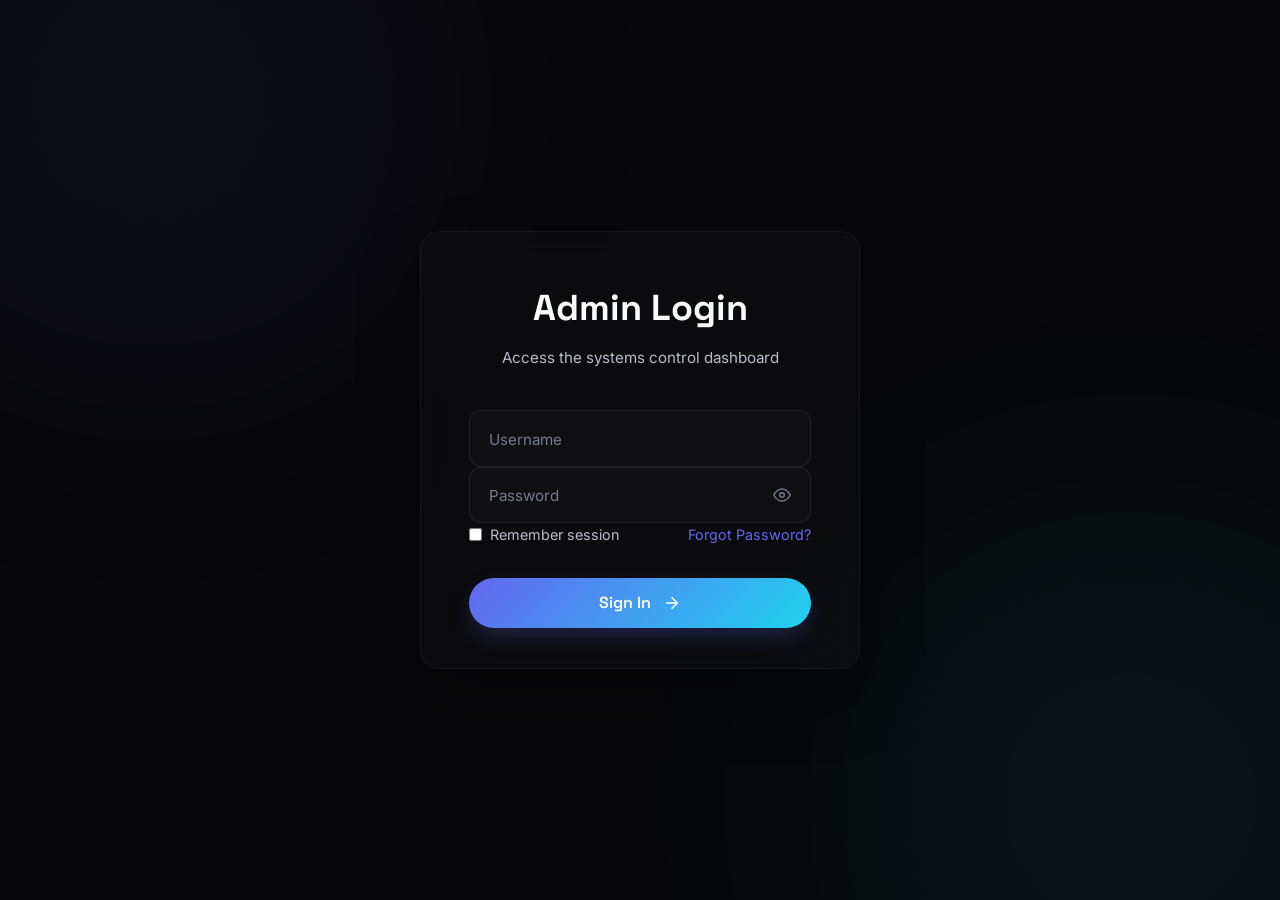
<file: login.html>
<!DOCTYPE html>
<html lang="en">
<head>
    <meta charset="UTF-8">
    <meta name="viewport" content="width=device-width, initial-scale=1.0">
    <title>Admin Portal | Shawan Reddy</title>
    <!-- Google Fonts: Space Grotesk & Inter -->
    <link rel="preconnect" href="https://fonts.googleapis.com">
    <link rel="preconnect" href="https://fonts.gstatic.com" crossorigin>
    <link href="https://fonts.googleapis.com/css2?family=Inter:wght@300;400;500;600;700&family=Space+Grotesk:wght@400;500;600;700&display=swap" rel="stylesheet">
    <link rel="stylesheet" href="style.css">
</head>
<body class="login-body">
    <!-- Background Elements -->
    <div class="glow-bg-blobs">
        <div class="blob blob-indigo"></div>
        <div class="blob blob-cyan"></div>
    </div>

    <!-- Login Card -->
    <div class="login-card glass-card">
        <div class="login-header">
            <h2>Admin Login</h2>
            <p>Access the systems control dashboard</p>
        </div>

        <form id="loginForm">
            <div class="input-group">
                <input type="text" id="username" required placeholder=" ">
                <label for="username">Username</label>
            </div>
            
            <div class="input-group">
                <div class="password-input-wrapper">
                    <input type="password" id="password" required placeholder=" ">
                    <label for="password">Password</label>
                    <button type="button" class="password-toggle-btn" id="passwordToggle" aria-label="Toggle Password Visibility">
                        <svg xmlns="http://www.w3.org/2000/svg" width="18" height="18" viewBox="0 0 24 24" fill="none" stroke="currentColor" stroke-width="2" stroke-linecap="round" stroke-linejoin="round" class="eye-icon"><path d="M1 12s4-8 11-8 11 8 11 8-4 8-11 8-11-8-11-8z"></path><circle cx="12" cy="12" r="3"></circle></svg>
                    </button>
                </div>
            </div>

            <div class="login-options">
                <label class="remember-me">
                    <input type="checkbox" id="rememberMe">
                    <span>Remember session</span>
                </label>
                <a href="#" class="forgot-password" onclick="alert('Default developer credentials:\nUsername: admin\nPassword: password123')">Forgot Password?</a>
            </div>

            <button type="submit" class="btn btn-primary btn-block">
                <span>Sign In</span>
                <svg xmlns="http://www.w3.org/2000/svg" width="18" height="18" viewBox="0 0 24 24" fill="none" stroke="currentColor" stroke-width="2" stroke-linecap="round" stroke-linejoin="round"><line x1="5" y1="12" x2="19" y2="12"></line><polyline points="12 5 19 12 12 19"></polyline></svg>
            </button>

            <div id="loginFeedback" class="form-feedback"></div>
        </form>
    </div>

    <script>
        // Set dynamic theme matching saved configuration on page load
        const getCurrentTheme = () => {
            const savedTheme = localStorage.getItem('theme');
            return savedTheme || 'dark';
        };
        document.documentElement.setAttribute('data-theme', getCurrentTheme());

        // Redirect to admin.html if user is already logged in
        const checkActiveSession = () => {
            const activeSession = sessionStorage.getItem('adminSession') || localStorage.getItem('adminSession');
            if (activeSession) {
                window.location.href = 'admin.html';
            }
        };
        checkActiveSession();

        // Password visibility toggler
        const passwordField = document.getElementById('password');
        const passwordToggle = document.getElementById('passwordToggle');
        
        passwordToggle.addEventListener('click', () => {
            const isPassword = passwordField.getAttribute('type') === 'password';
            passwordField.setAttribute('type', isPassword ? 'text' : 'password');
            passwordToggle.innerHTML = isPassword 
                ? `<svg xmlns="http://www.w3.org/2000/svg" width="18" height="18" viewBox="0 0 24 24" fill="none" stroke="currentColor" stroke-width="2" stroke-linecap="round" stroke-linejoin="round"><path d="M17.94 17.94A10.07 10.07 0 0 1 12 20c-7 0-11-8-11-8a18.45 18.45 0 0 1 5.06-5.94M9.9 4.24A9.12 9.12 0 0 1 12 4c7 0 11 8 11 8a18.5 18.5 0 0 1-2.16 3.19m-6.72-1.07a3 3 0 1 1-4.24-4.24"></path><line x1="1" y1="1" x2="23" y2="23"></line></svg>`
                : `<svg xmlns="http://www.w3.org/2000/svg" width="18" height="18" viewBox="0 0 24 24" fill="none" stroke="currentColor" stroke-width="2" stroke-linecap="round" stroke-linejoin="round"><path d="M1 12s4-8 11-8 11 8 11 8-4 8-11 8-11-8-11-8z"></path><circle cx="12" cy="12" r="3"></circle></svg>`;
        });

        // Form submit handler
        const loginForm = document.getElementById('loginForm');
        const loginFeedback = document.getElementById('loginFeedback');

        loginForm.addEventListener('submit', (e) => {
            e.preventDefault();
            
            const userVal = document.getElementById('username').value.trim();
            const passVal = document.getElementById('password').value.trim();
            const rememberMe = document.getElementById('rememberMe').checked;

            // Proper Credential verification
            if (userVal === 'admin' && passVal === 'password123') {
                const token = 'token_' + Math.random().toString(36).substr(2);
                
                if (rememberMe) {
                    localStorage.setItem('adminSession', token);
                } else {
                    sessionStorage.setItem('adminSession', token);
                }
                
                loginFeedback.textContent = 'Verification successful. Redirecting...';
                loginFeedback.className = 'form-feedback success';
                
                setTimeout(() => {
                    window.location.href = 'admin.html';
                }, 1000);
            } else {
                loginFeedback.textContent = 'Invalid credentials. Please try again.';
                loginFeedback.className = 'form-feedback error';
            }
        });
    </script>
</body>
</html>
</file>
<file: style.css>
/* ==========================================
   CSS VARIABLES & CORE DESIGN SYSTEM
   ========================================== */
:root {
    /* Color Palette (HSL System) */
    --clr-bg: 240 15% 3.5%;        /* Deep Space Dark (#07070a) */
    --clr-surface: 240 10% 8%;     /* Dark Surface (#121217) */
    --clr-border: 240 10% 15%;     /* Subtle Card Border */
    --clr-border-glow: 240 10% 25%;
    
    --clr-indigo: 239 84% 67%;     /* Vibrant Indigo Accent (#6366f1) */
    --clr-cyan: 188 86% 53%;       /* Bright Cyan Secondary Accent (#06b6d4) */
    --clr-emerald: 160 84% 39%;    /* Green/Success State (#10b981) */
    
    --clr-text-primary: 210 40% 98%;   /* White / Light grey */
    --clr-text-secondary: 215 15% 75%; /* Soft Slate Grey */
    --clr-text-muted: 215 10% 50%;     /* Dark Slate Grey */
    
    /* Typography */
    --ff-heading: 'Space Grotesk', sans-serif;
    --ff-body: 'Inter', sans-serif;
    
    /* Animations & Transitions */
    --transition-smooth: all 0.5s cubic-bezier(0.16, 1, 0.3, 1);
    --transition-fast: all 0.25s ease;
    
    /* Layout */
    --container-max-w: 1200px;
    --nav-height: 80px;
}

/* Light Theme Variable Overrides */
[data-theme="light"] {
    --clr-bg: 210 25% 97%;          /* Soft Clean light grey background (#f4f6f8) */
    --clr-surface: 0 0% 100%;       /* Pure White Card Surface (#ffffff) */
    --clr-border: 210 15% 86%;      /* Soft Light Border */
    --clr-border-glow: 210 15% 76%;
    
    --clr-indigo: 239 84% 58%;      /* Adjusted for readability on light surface */
    --clr-cyan: 188 86% 38%;        /* Adjusted for readability on light surface */
    --clr-emerald: 160 84% 33%;
    
    --clr-text-primary: 220 30% 12%;   /* Dark Slate Text (#1b1e25) */
    --clr-text-secondary: 220 15% 36%; /* Slate Grey Text */
    --clr-text-muted: 220 10% 55%;     /* Muted Grey Text */
}

/* Reset Styles */
*, *::before, *::after {
    box-sizing: border-box;
    margin: 0;
    padding: 0;
}

html {
    scroll-behavior: smooth;
    font-size: 16px;
}

body {
    background-color: hsl(var(--clr-bg));
    color: hsl(var(--clr-text-primary));
    font-family: var(--ff-body);
    line-height: 1.6;
    overflow-x: hidden;
    position: relative;
    min-height: 100vh;
    transition: background-color var(--transition-smooth), color var(--transition-smooth);
}

/* Scrollbar Customization */
::-webkit-scrollbar {
    width: 10px;
}
::-webkit-scrollbar-track {
    background: hsl(var(--clr-bg));
}
::-webkit-scrollbar-thumb {
    background: hsl(var(--clr-surface));
    border: 2px solid hsl(var(--clr-bg));
    border-radius: 10px;
}
::-webkit-scrollbar-thumb:hover {
    background: hsl(var(--clr-indigo));
}

/* Container */
.container {
    max-width: var(--container-max-w);
    margin: 0 auto;
    padding: 0 2rem;
    width: 100%;
}

/* ==========================================
   BACKGROUND ANIMATED BLOBS
   ========================================== */
.glow-bg-blobs {
    position: fixed;
    top: 0;
    left: 0;
    width: 100%;
    height: 100%;
    z-index: -2;
    pointer-events: none;
    overflow: hidden;
}

.blob {
    position: absolute;
    width: 500px;
    height: 500px;
    border-radius: 50%;
    filter: blur(140px);
    opacity: 0.08;
    animation: floatBlob 25s infinite alternate ease-in-out;
}

.blob-indigo {
    background-color: hsl(var(--clr-indigo));
    top: -150px;
    left: -100px;
}

.blob-cyan {
    background-color: hsl(var(--clr-cyan));
    bottom: -150px;
    right: -100px;
    animation-delay: -7s;
}

@keyframes floatBlob {
    0% { transform: translate(0, 0) scale(1); }
    50% { transform: translate(80px, 50px) scale(1.15); }
    100% { transform: translate(-50px, -80px) scale(0.9); }
}

/* ==========================================
   GLASSMORPHISM & GENERAL STYLES
   ========================================== */
.glass-card {
    background: hsla(var(--clr-surface) / 0.4);
    border: 1px solid hsla(var(--clr-border) / 0.5);
    backdrop-filter: blur(16px);
    -webkit-backdrop-filter: blur(16px);
    border-radius: 20px;
    padding: 2.5rem;
    transition: var(--transition-smooth);
}

.glass-card:hover {
    border-color: hsla(var(--clr-indigo) / 0.3);
    box-shadow: 0 20px 40px rgba(0, 0, 0, 0.15), 
                0 0 50px hsla(var(--clr-indigo) / 0.08);
}

/* Section Title Headers */
.section-title-wrapper {
    margin-bottom: 4.5rem;
}

.section-title-wrapper.text-center {
    text-align: center;
}

.subtitle-tag {
    font-family: var(--ff-heading);
    font-size: 0.85rem;
    font-weight: 700;
    letter-spacing: 0.15em;
    color: hsl(var(--clr-indigo));
    margin-bottom: 0.75rem;
    display: inline-block;
}

.section-title {
    font-family: var(--ff-heading);
    font-size: 2.75rem;
    font-weight: 700;
    letter-spacing: -0.02em;
    line-height: 1.15;
}

.gradient-text {
    background: linear-gradient(135deg, hsl(var(--clr-indigo)) 0%, hsl(var(--clr-cyan)) 100%);
    -webkit-background-clip: text;
    -webkit-text-fill-color: transparent;
}

/* Buttons */
.btn {
    display: inline-flex;
    align-items: center;
    justify-content: center;
    gap: 0.75rem;
    padding: 0.9rem 2.2rem;
    border-radius: 50px;
    font-family: var(--ff-heading);
    font-weight: 600;
    font-size: 1rem;
    cursor: pointer;
    border: none;
    transition: var(--transition-smooth);
    text-decoration: none;
}

.btn-primary {
    background: linear-gradient(135deg, hsl(var(--clr-indigo)) 0%, hsl(var(--clr-cyan)) 100%);
    color: #fff;
    box-shadow: 0 10px 25px -5px rgba(99, 102, 241, 0.3);
}

.btn-primary:hover {
    transform: translateY(-3px);
    box-shadow: 0 15px 35px -5px rgba(99, 102, 241, 0.5);
}

.btn-secondary {
    background: hsla(var(--clr-surface) / 0.5);
    color: hsl(var(--clr-text-primary));
    border: 1px solid hsla(var(--clr-border) / 0.8);
}

.btn-secondary:hover {
    background: hsla(var(--clr-border) / 0.5);
    transform: translateY(-3px);
}

.btn-outline {
    background: transparent;
    color: hsl(var(--clr-text-primary));
    border: 1.5px solid hsla(var(--clr-border) / 0.8);
}

.btn-outline:hover {
    border-color: hsl(var(--clr-indigo));
    background: hsla(var(--clr-indigo) / 0.05);
    transform: translateY(-2px);
}

.btn-sm {
    padding: 0.6rem 1.5rem;
    font-size: 0.9rem;
}

/* Theme Toggle Button */
.btn-theme {
    background: none;
    border: 1px solid hsl(var(--clr-border));
    color: hsl(var(--clr-text-primary));
    width: 40px;
    height: 40px;
    border-radius: 50%;
    display: inline-flex;
    justify-content: center;
    align-items: center;
    cursor: pointer;
    background-color: hsl(var(--clr-surface));
    box-shadow: 0 2px 8px rgba(0, 0, 0, 0.1);
    transition: var(--transition-fast);
    padding: 0;
    margin-right: 0.75rem;
}

.btn-theme:hover {
    border-color: hsl(var(--clr-indigo));
    color: hsl(var(--clr-indigo));
    transform: translateY(-2px);
    box-shadow: 0 4px 10px hsla(var(--clr-indigo) / 0.15);
}

.btn-block {
    width: 100%;
}

/* ==========================================
   HEADER / NAVBAR
   ========================================== */
.navbar {
    position: fixed;
    top: 0;
    left: 0;
    width: 100%;
    height: var(--nav-height);
    background: hsla(var(--clr-bg) / 0.75);
    backdrop-filter: blur(15px);
    -webkit-backdrop-filter: blur(15px);
    border-bottom: 1px solid hsla(var(--clr-border) / 0.5);
    z-index: 100;
    transition: var(--transition-smooth);
}

.nav-container {
    max-width: var(--container-max-w);
    margin: 0 auto;
    padding: 0 2rem;
    height: 100%;
    display: flex;
    align-items: center;
    justify-content: space-between;
}

.logo {
    display: flex;
    align-items: center;
    gap: 0.75rem;
    font-family: var(--ff-heading);
    font-weight: 700;
    font-size: 1.4rem;
    color: hsl(var(--clr-text-primary));
    text-decoration: none;
    letter-spacing: -0.02em;
}

.logo-icon {
    flex-shrink: 0;
    filter: drop-shadow(0 2px 8px hsla(var(--clr-indigo) / 0.3));
    transition: var(--transition-smooth);
}

.logo:hover .logo-icon {
    transform: rotate(30deg) scale(1.08);
}

.logo-text {
    display: inline-block;
}

.logo-accent {
    color: hsl(var(--clr-cyan));
}

.nav-menu {
    display: flex;
    gap: 2.5rem;
}

.nav-link {
    font-size: 0.95rem;
    font-weight: 500;
    color: hsl(var(--clr-text-secondary));
    text-decoration: none;
    position: relative;
    padding: 0.5rem 0;
    transition: var(--transition-fast);
}

.nav-link::after {
    content: '';
    position: absolute;
    bottom: 0;
    left: 0;
    width: 0;
    height: 2px;
    background: linear-gradient(90deg, hsl(var(--clr-indigo)), hsl(var(--clr-cyan)));
    transition: var(--transition-fast);
}

.nav-link:hover, .nav-link.active {
    color: hsl(var(--clr-text-primary));
}

.nav-link:hover::after, .nav-link.active::after {
    width: 100%;
}

.nav-cta {
    display: flex;
    align-items: center;
    gap: 1.25rem;
}

.menu-toggle {
    display: none;
    flex-direction: column;
    justify-content: space-between;
    width: 24px;
    height: 18px;
    background: transparent;
    border: none;
    cursor: pointer;
    z-index: 101;
}

.hamburger-bar {
    width: 100%;
    height: 2px;
    background-color: hsl(var(--clr-text-primary));
    border-radius: 2px;
    transition: var(--transition-fast);
}

/* ==========================================
   HERO SECTION
   ========================================== */
.hero-section {
    min-height: 100vh;
    padding-top: calc(var(--nav-height) + 2rem);
    display: flex;
    flex-direction: column;
    justify-content: center;
    align-items: center;
    position: relative;
}

.hero-grid {
    display: grid;
    grid-template-columns: 1.1fr 0.9fr;
    gap: 4rem;
    align-items: center;
    width: 100%;
}

.status-tag {
    display: inline-flex;
    align-items: center;
    gap: 0.5rem;
    padding: 0.4rem 1rem;
    border-radius: 30px;
    background: rgba(99, 102, 241, 0.08);
    border: 1px solid rgba(99, 102, 241, 0.15);
    font-size: 0.8rem;
    font-weight: 600;
    margin-bottom: 2rem;
}

.status-dot {
    width: 8px;
    height: 8px;
    border-radius: 50%;
    background-color: hsl(var(--clr-cyan));
    box-shadow: 0 0 10px hsl(var(--clr-cyan));
    animation: statusPulse 2s infinite;
}

@keyframes statusPulse {
    0% { transform: scale(0.95); opacity: 0.5; }
    50% { transform: scale(1.1); opacity: 1; }
    100% { transform: scale(0.95); opacity: 0.5; }
}

.hero-title {
    font-family: var(--ff-heading);
    font-size: 4rem;
    line-height: 1.1;
    letter-spacing: -0.03em;
    margin-bottom: 1.25rem;
}

.hero-subtitle {
    font-size: 2rem;
    color: hsl(var(--clr-text-secondary));
    font-weight: 500;
    margin-bottom: 1.5rem;
}

.typewriter {
    color: hsl(var(--clr-text-primary));
    font-weight: 700;
}

.cursor {
    color: hsl(var(--clr-indigo));
    animation: blinkCursor 0.8s infinite;
}

@keyframes blinkCursor {
    50% { opacity: 0; }
}

.hero-desc {
    font-size: 1.15rem;
    color: hsl(var(--clr-text-secondary));
    margin-bottom: 2.5rem;
    max-width: 540px;
}

.hero-buttons {
    display: flex;
    gap: 1.25rem;
}

/* Config code visual card */
.hero-visual {
    display: flex;
    justify-content: center;
    align-items: center;
}

.config-card {
    width: 100%;
    max-width: 460px;
    padding: 1.5rem;
    box-shadow: 0 30px 60px rgba(0, 0, 0, 0.4);
    position: relative;
    overflow: hidden;
}

.config-card::before {
    content: '';
    position: absolute;
    top: 0;
    left: 0;
    width: 100%;
    height: 100%;
    background: radial-gradient(circle at 100% 0%, rgba(99, 102, 241, 0.08) 0%, transparent 60%);
    pointer-events: none;
}

.card-header {
    display: flex;
    align-items: center;
    gap: 0.4rem;
    margin-bottom: 1.25rem;
    border-bottom: 1px solid rgba(255, 255, 255, 0.05);
    padding-bottom: 0.75rem;
}

.header-dot {
    width: 10px;
    height: 10px;
    border-radius: 50%;
}

.header-dot.red { background-color: #ef4444; }
.header-dot.yellow { background-color: #f59e0b; }
.header-dot.green { background-color: #10b981; }

.card-filename {
    margin-left: 0.5rem;
    font-size: 0.8rem;
    color: hsl(var(--clr-text-muted));
    font-family: var(--ff-body);
}

.card-code pre {
    font-family: 'Courier New', monospace;
    font-size: 0.85rem;
    line-height: 1.5;
    overflow-x: auto;
    color: #e2e8f0;
}

.code-kw { color: #f472b6; }
.code-var { color: #60a5fa; }
.code-str { color: #34d399; }
.code-fn { color: #f59e0b; }
.code-meth { color: #a78bfa; }

/* Scroll mouse indicator */
.scroll-indicator {
    position: absolute;
    bottom: 2rem;
    left: 50%;
    transform: translateX(-50%);
}

.mouse-icon {
    width: 26px;
    height: 44px;
    border: 2px solid rgba(255, 255, 255, 0.3);
    border-radius: 15px;
    position: relative;
    display: flex;
    justify-content: center;
    transition: var(--transition-fast);
}

.mouse-icon:hover {
    border-color: hsl(var(--clr-indigo));
}

.mouse-wheel {
    width: 4px;
    height: 8px;
    background-color: hsl(var(--clr-indigo));
    border-radius: 2px;
    position: absolute;
    top: 8px;
    animation: scrollMouse 1.5s infinite;
}

@keyframes scrollMouse {
    0% { transform: translateY(0); opacity: 1; }
    100% { transform: translateY(12px); opacity: 0; }
}

/* ==========================================
   ABOUT SECTION
   ========================================== */
.about-section {
    padding: 8rem 0;
}

.about-grid {
    display: grid;
    grid-template-columns: 0.8fr 1.2fr;
    gap: 5rem;
    align-items: center;
}

.avatar-container {
    padding: 1.5rem;
    display: flex;
    justify-content: center;
    align-items: center;
    position: relative;
    overflow: hidden;
}

.avatar-glow {
    position: absolute;
    width: 200px;
    height: 200px;
    background: radial-gradient(circle, rgba(6, 182, 212, 0.15) 0%, transparent 70%);
    filter: blur(20px);
    pointer-events: none;
}

.abstract-avatar {
    width: 100%;
    aspect-ratio: 1;
    max-width: 280px;
    background: linear-gradient(135deg, rgba(99, 102, 241, 0.1), rgba(6, 182, 212, 0.1));
    border: 1px solid rgba(255, 255, 255, 0.08);
    border-radius: 50%;
    display: flex;
    align-items: center;
    justify-content: center;
    position: relative;
}

.abstract-symbol {
    font-family: var(--ff-heading);
    font-size: 4rem;
    font-weight: 700;
    color: hsl(var(--clr-cyan));
    text-shadow: 0 0 20px rgba(6, 182, 212, 0.4);
}

.pulse-ring {
    position: absolute;
    top: -5px;
    left: -5px;
    right: -5px;
    bottom: -5px;
    border: 1.5px solid rgba(99, 102, 241, 0.2);
    border-radius: 50%;
    animation: ringPulse 4s infinite linear;
}

@keyframes ringPulse {
    0% { transform: scale(1); opacity: 1; }
    50% { transform: scale(1.05); opacity: 0.5; }
    100% { transform: scale(1.1); opacity: 0; }
}

.about-details h3 {
    font-family: var(--ff-heading);
    font-size: 1.85rem;
    line-height: 1.3;
    margin-bottom: 1.5rem;
}

.about-text {
    color: hsl(var(--clr-text-secondary));
    font-size: 1.05rem;
    margin-bottom: 2.5rem;
}

.metrics-grid {
    display: grid;
    grid-template-columns: repeat(3, 1fr);
    gap: 2rem;
}

.metric-item {
    display: flex;
    flex-direction: column;
}

.metric-number {
    font-family: var(--ff-heading);
    font-size: 2.25rem;
    font-weight: 700;
    line-height: 1.1;
    background: linear-gradient(135deg, #fff 0%, hsl(var(--clr-text-secondary)) 100%);
    -webkit-background-clip: text;
    -webkit-text-fill-color: transparent;
    margin-bottom: 0.5rem;
}

.metric-label {
    font-size: 0.85rem;
    color: hsl(var(--clr-text-muted));
    font-weight: 500;
}

/* ==========================================
   SKILLS SECTION
   ========================================== */
.skills-section {
    padding: 8rem 0;
    background: rgba(18, 18, 23, 0.2);
}

.skills-grid {
    display: grid;
    grid-template-columns: repeat(3, 1fr);
    gap: 2rem;
}

.skill-card {
    display: flex;
    flex-direction: column;
}

.skill-icon {
    width: 56px;
    height: 56px;
    border-radius: 14px;
    background: rgba(255, 255, 255, 0.02);
    border: 1px solid rgba(255, 255, 255, 0.05);
    display: flex;
    align-items: center;
    justify-content: center;
    margin-bottom: 2rem;
}

.text-indigo { color: hsl(var(--clr-indigo)); }
.text-cyan { color: hsl(var(--clr-cyan)); }
.text-emerald { color: hsl(var(--clr-emerald)); }

.skill-card h3 {
    font-family: var(--ff-heading);
    font-size: 1.35rem;
    margin-bottom: 0.75rem;
}

.skill-card p {
    color: hsl(var(--clr-text-secondary));
    font-size: 0.95rem;
    margin-bottom: 2rem;
    flex-grow: 1;
}

.skill-list {
    display: flex;
    flex-direction: column;
    gap: 1.25rem;
}

.skill-info {
    display: flex;
    justify-content: space-between;
    font-size: 0.9rem;
    font-weight: 500;
    margin-bottom: 0.5rem;
}

.progress-bar {
    width: 100%;
    height: 6px;
    background: rgba(255, 255, 255, 0.06);
    border-radius: 10px;
    overflow: hidden;
}

.progress-fill {
    height: 100%;
    border-radius: 10px;
    width: 0;
    transition: width 1.5s cubic-bezier(0.16, 1, 0.3, 1);
}

.fill-indigo { background: hsl(var(--clr-indigo)); }
.fill-cyan { background: hsl(var(--clr-cyan)); }
.fill-emerald { background: hsl(var(--clr-emerald)); }

/* ==========================================
   PROJECTS SECTION
   ========================================== */
.projects-section {
    padding: 8rem 0;
}

.projects-grid {
    display: grid;
    grid-template-columns: repeat(3, 1fr);
    gap: 2.5rem;
}

.project-card {
    background: rgba(18, 18, 23, 0.4);
    border: 1px solid rgba(255, 255, 255, 0.05);
    border-radius: 20px;
    overflow: hidden;
    display: flex;
    flex-direction: column;
    transition: var(--transition-smooth);
}

.project-card:hover {
    transform: translateY(-8px);
    border-color: rgba(99, 102, 241, 0.3);
    box-shadow: 0 30px 60px rgba(0, 0, 0, 0.4), 
                0 0 50px rgba(99, 102, 241, 0.05);
}

.project-img-wrapper {
    position: relative;
    aspect-ratio: 16/10;
    overflow: hidden;
    background: #0d0d12;
    display: flex;
    align-items: center;
    justify-content: center;
}

.project-img {
    width: 100%;
    height: 100%;
    object-fit: cover;
    transition: var(--transition-smooth);
}

.project-card:hover .project-img {
    transform: scale(1.06);
}

.fallback-tech-svg {
    width: 100%;
    height: 100%;
    opacity: 0.85;
    transition: var(--transition-smooth);
}

.project-card:hover .fallback-tech-svg {
    transform: scale(1.04);
    opacity: 1;
}

.project-tag {
    position: absolute;
    top: 1rem;
    right: 1rem;
    padding: 0.35rem 0.8rem;
    border-radius: 30px;
    background: rgba(7, 7, 10, 0.85);
    border: 1px solid rgba(255, 255, 255, 0.08);
    font-size: 0.75rem;
    font-weight: 600;
    color: hsl(var(--clr-cyan));
    backdrop-filter: blur(8px);
}

.project-info {
    padding: 2rem;
    display: flex;
    flex-direction: column;
    flex-grow: 1;
}

.project-info h3 {
    font-family: var(--ff-heading);
    font-size: 1.35rem;
    margin-bottom: 0.75rem;
}

.project-info p {
    color: hsl(var(--clr-text-secondary));
    font-size: 0.95rem;
    line-height: 1.5;
    margin-bottom: 2rem;
    flex-grow: 1;
}

.project-links {
    display: flex;
    gap: 1.5rem;
}

.project-link-btn {
    display: inline-flex;
    align-items: center;
    gap: 0.4rem;
    font-size: 0.85rem;
    font-weight: 600;
    color: hsl(var(--clr-text-secondary));
    text-decoration: none;
    transition: var(--transition-fast);
}

.project-link-btn:hover {
    color: hsl(var(--clr-indigo));
}

/* ==========================================
   CONTACT SECTION
   ========================================== */
.contact-section {
    padding: 8rem 0;
    background: rgba(18, 18, 23, 0.2);
}

.contact-layout {
    display: grid;
    grid-template-columns: 0.90fr 1.10fr;
    gap: 4rem;
    align-items: stretch;
}

.contact-info-card {
    display: flex;
    flex-direction: column;
}

.contact-info-card h3 {
    font-family: var(--ff-heading);
    font-size: 1.75rem;
    margin-bottom: 1rem;
}

.contact-info-card p {
    color: hsl(var(--clr-text-secondary));
    margin-bottom: 2.5rem;
}

.contact-methods {
    display: flex;
    flex-direction: column;
    gap: 1.75rem;
    flex-grow: 1;
}

.method-card {
    display: flex;
    align-items: center;
    gap: 1.25rem;
    background: rgba(255, 255, 255, 0.02);
    border: 1px solid rgba(255, 255, 255, 0.04);
    padding: 1.25rem;
    border-radius: 16px;
}

.method-icon {
    width: 44px;
    height: 44px;
    border-radius: 10px;
    background: rgba(99, 102, 241, 0.08);
    color: hsl(var(--clr-indigo));
    display: flex;
    align-items: center;
    justify-content: center;
}

.method-label {
    display: block;
    font-size: 0.75rem;
    color: hsl(var(--clr-text-muted));
    text-transform: uppercase;
    font-weight: 600;
    letter-spacing: 0.05em;
    margin-bottom: 0.2rem;
}

.method-value {
    font-size: 1rem;
    font-weight: 500;
    color: hsl(var(--clr-text-primary));
    text-decoration: none;
    transition: var(--transition-fast);
}

.method-value:hover {
    color: hsl(var(--clr-indigo));
}

.socials-wrapper {
    margin-top: 3rem;
    border-top: 1px solid rgba(255, 255, 255, 0.05);
    padding-top: 2rem;
}

.socials-wrapper span {
    font-size: 0.8rem;
    color: hsl(var(--clr-text-muted));
    font-weight: 600;
    text-transform: uppercase;
    margin-bottom: 1rem;
    display: block;
}

.socials-list {
    display: flex;
    gap: 1rem;
}

.socials-list a {
    width: 42px;
    height: 42px;
    border-radius: 50%;
    background: rgba(255, 255, 255, 0.03);
    border: 1px solid rgba(255, 255, 255, 0.06);
    color: hsl(var(--clr-text-secondary));
    display: flex;
    align-items: center;
    justify-content: center;
    transition: var(--transition-fast);
}

.socials-list a:hover {
    background: rgba(99, 102, 241, 0.08);
    border-color: hsl(var(--clr-indigo));
    color: hsl(var(--clr-indigo));
    transform: translateY(-2px);
}

/* Contact Form */
.contact-form-card {
    padding: 3rem;
}

.contact-form-card form {
    display: flex;
    flex-direction: column;
    gap: 1.75rem;
}

.input-group {
    position: relative;
    width: 100%;
}

.input-group input,
.input-group textarea {
    width: 100%;
    background: rgba(255, 255, 255, 0.02);
    border: 1px solid rgba(255, 255, 255, 0.08);
    border-radius: 12px;
    padding: 1.1rem 1.25rem;
    font-family: var(--ff-body);
    font-size: 0.95rem;
    color: hsl(var(--clr-text-primary));
    transition: var(--transition-smooth);
    outline: none;
}

.input-group textarea {
    resize: none;
}

.input-group input:focus,
.input-group textarea:focus {
    border-color: hsl(var(--clr-indigo));
    background: rgba(99, 102, 241, 0.01);
    box-shadow: 0 0 25px rgba(99, 102, 241, 0.05);
}

.input-group label {
    position: absolute;
    left: 1.25rem;
    top: 1.1rem;
    color: hsl(var(--clr-text-muted));
    font-size: 0.95rem;
    pointer-events: none;
    transition: var(--transition-smooth);
}

/* Floating Label Animation */
.input-group input:focus ~ label,
.input-group input:not(:placeholder-shown) ~ label,
.input-group textarea:focus ~ label,
.input-group textarea:not(:placeholder-shown) ~ label {
    top: -0.6rem;
    left: 0.8rem;
    font-size: 0.75rem;
    font-weight: 600;
    color: hsl(var(--clr-indigo));
    background: hsl(var(--clr-bg));
    padding: 0 0.4rem;
}

.form-feedback {
    font-size: 0.9rem;
    margin-top: -0.5rem;
    font-weight: 500;
}

.form-feedback.success {
    color: hsl(var(--clr-emerald));
}

.form-feedback.error {
    color: #ef4444;
}

/* ==========================================
   FOOTER
   ========================================== */
.footer {
    border-top: 1px solid rgba(255, 255, 255, 0.04);
    padding: 3rem 0;
    background: #040407;
}

.footer-layout {
    display: flex;
    justify-content: space-between;
    align-items: center;
}

.copyright {
    color: hsl(var(--clr-text-muted));
    font-size: 0.9rem;
}

.designed-by {
    color: hsl(var(--clr-text-muted));
    font-size: 0.85rem;
}

.designed-by a {
    color: hsl(var(--clr-text-secondary));
    text-decoration: none;
    font-weight: 600;
    transition: var(--transition-fast);
}

.designed-by a:hover {
    color: hsl(var(--clr-cyan));
    text-shadow: 0 0 10px rgba(6, 182, 212, 0.3);
}


/* ==========================================
   PARTNER LOGOS BAR
   ========================================== */
.partners-bar-container {
    margin-top: 5rem;
    display: flex;
    flex-direction: column;
    align-items: center;
    gap: 1.5rem;
    width: 100%;
    border-top: 1px solid rgba(255, 255, 255, 0.03);
    padding-top: 2.5rem;
}

.partners-title {
    font-size: 0.8rem;
    color: hsl(var(--clr-text-muted));
    text-transform: uppercase;
    letter-spacing: 0.1em;
    font-weight: 600;
}

.partners-logos-grid {
    display: flex;
    gap: 4rem;
    flex-wrap: wrap;
    justify-content: center;
    align-items: center;
}

.partner-logo {
    display: flex;
    align-items: center;
    gap: 0.6rem;
    color: hsl(var(--clr-text-secondary));
    font-size: 0.95rem;
    font-weight: 500;
    transition: var(--transition-fast);
}

.partner-logo:hover {
    color: hsl(var(--clr-text-primary));
    transform: translateY(-2px);
}

/* ==========================================
   GLOBAL REACH SECTION
   ========================================== */
.global-reach-section {
    padding: 8rem 0;
    background: rgba(18, 18, 23, 0.15);
}

.global-reach-grid {
    display: grid;
    grid-template-columns: 1.25fr 0.75fr;
    gap: 4rem;
    align-items: center;
}

.map-visual {
    background: hsla(var(--clr-surface) / 0.4);
    border: 1px solid hsla(var(--clr-border) / 0.5);
    border-radius: 24px;
    padding: 2rem;
    overflow: hidden;
    position: relative;
    backdrop-filter: blur(16px);
    -webkit-backdrop-filter: blur(16px);
    transition: var(--transition-smooth);
}

.world-map-svg {
    width: 100%;
    height: auto;
    max-height: 380px;
}

.map-pulse-node {
    transform-origin: center;
    animation: pulseMapGlow 2.5s infinite alternate ease-in-out;
}

@keyframes pulseMapGlow {
    0% { opacity: 0.45; transform: scale(0.92); }
    100% { opacity: 0.9; transform: scale(1.08); }
}

.map-details-card h3 {
    font-family: var(--ff-heading);
    font-size: 1.85rem;
    margin-bottom: 1rem;
}

.map-details-card p {
    color: hsl(var(--clr-text-secondary));
    font-size: 1rem;
    margin-bottom: 2rem;
}

.global-stats-lines {
    display: flex;
    flex-direction: column;
    gap: 1.5rem;
    margin-top: 2rem;
    border-top: 1px solid rgba(255, 255, 255, 0.05);
    padding-top: 1.5rem;
}

.reach-item {
    display: flex;
    flex-direction: column;
    gap: 0.2rem;
}

.reach-country {
    font-size: 1rem;
    font-weight: 600;
    color: hsl(var(--clr-text-primary));
}

.reach-desc {
    font-size: 0.85rem;
    color: hsl(var(--clr-text-muted));
    font-weight: 500;
}

/* ==========================================
   SUBDOMAIN BRIDGE SECTION
   ========================================== */
.subdomain-bridge-section {
    padding: 6rem 0 3rem 0;
}

.bridge-card {
    display: grid;
    grid-template-columns: 1.25fr 0.75fr;
    gap: 4rem;
    align-items: center;
    border-color: rgba(99, 102, 241, 0.15);
    background: linear-gradient(135deg, rgba(99, 102, 241, 0.03) 0%, rgba(18, 18, 23, 0.4) 100%);
}

.bridge-badge {
    display: inline-block;
    padding: 0.35rem 0.8rem;
    border-radius: 30px;
    background: rgba(99, 102, 241, 0.08);
    border: 1px solid rgba(99, 102, 241, 0.15);
    font-size: 0.75rem;
    font-weight: 600;
    color: hsl(var(--clr-indigo));
    margin-bottom: 1.25rem;
}

.bridge-details h3 {
    font-family: var(--ff-heading);
    font-size: 1.85rem;
    margin-bottom: 0.75rem;
}

.bridge-details p {
    color: hsl(var(--clr-text-secondary));
    font-size: 1rem;
    margin-bottom: 2rem;
}

.bridge-graphic {
    display: flex;
    justify-content: center;
    align-items: center;
}

.bridge-img {
    width: 100%;
    max-width: 280px;
    height: auto;
    border-radius: 12px;
    box-shadow: 0 20px 40px rgba(0, 0, 0, 0.3), 
                0 0 40px rgba(99, 102, 241, 0.05);
    border: 1px solid rgba(255, 255, 255, 0.05);
    transition: var(--transition-smooth);
}

.bridge-img:hover {
    transform: translateY(-5px) scale(1.02);
    border-color: rgba(99, 102, 241, 0.2);
    box-shadow: 0 25px 50px rgba(0, 0, 0, 0.4), 
                0 0 50px rgba(99, 102, 241, 0.1);
}

/* ==========================================
   RESPONSIVE LAYOUTS
   ========================================== */
@media (max-width: 1024px) {
    html {
        font-size: 15px;
    }
    
    .hero-title {
        font-size: 3.5rem;
    }
    
    .about-grid, .contact-layout {
        gap: 3.5rem;
    }
    
    .skills-grid, .projects-grid {
        grid-template-columns: repeat(2, 1fr);
    }

    .global-reach-grid, .bridge-card {
        grid-template-columns: 1fr;
        gap: 3rem;
    }
}

@media (max-width: 768px) {
    /* Mobile Menu Toggle */
    .menu-toggle {
        display: flex;
    }
    
    .nav-menu {
        position: fixed;
        top: 0;
        right: -100%;
        width: 260px;
        height: 100vh;
        background: rgba(10, 10, 15, 0.98);
        border-left: 1px solid rgba(255, 255, 255, 0.05);
        flex-direction: column;
        justify-content: center;
        align-items: center;
        gap: 2.5rem;
        transition: var(--transition-smooth);
        z-index: 99;
    }
    
    .nav-menu.active {
        right: 0;
    }
    
    .menu-toggle.active .hamburger-bar:nth-child(1) {
        transform: translateY(8px) rotate(45deg);
    }
    
    .menu-toggle.active .hamburger-bar:nth-child(2) {
        opacity: 0;
    }
    
    .menu-toggle.active .hamburger-bar:nth-child(3) {
        transform: translateY(-8px) rotate(-45deg);
    }
    
    /* Layout reflows */
    .hero-grid {
        grid-template-columns: 1fr;
        gap: 3rem;
        text-align: center;
    }
    
    .hero-content {
        display: flex;
        flex-direction: column;
        align-items: center;
    }
    
    .hero-buttons {
        justify-content: center;
    }
    
    .hero-visual {
        order: -1;
    }
    
    .about-grid, .contact-layout, .global-reach-grid, .bridge-card {
        grid-template-columns: 1fr;
        gap: 3rem;
    }

    .partners-logos-grid {
        gap: 2rem;
    }

    .bridge-graphic {
        order: -1;
    }
    
    .about-visual {
        max-width: 320px;
        margin: 0 auto;
    }
    
    .about-details {
        text-align: center;
    }
    
    .metrics-grid {
        justify-content: center;
    }
    
    .skills-grid, .projects-grid {
        grid-template-columns: 1fr;
        max-width: 480px;
        margin: 0 auto;
    }
    
    .footer-layout {
        flex-direction: column;
        gap: 1.5rem;
        text-align: center;
    }
}

@media (max-width: 480px) {
    html {
        font-size: 14px;
    }
    
    .hero-title {
        font-size: 2.75rem;
    }
    
    .hero-buttons {
        flex-direction: column;
        width: 100%;
    }
    
    .hero-buttons .btn {
        width: 100%;
    }
    
    .contact-form-card {
        padding: 2rem 1.5rem;
    }
}

/* ==========================================
   ADMIN LOGIN & DASHBOARD PORTALS
   ========================================== */
.admin-login-link {
    color: hsl(var(--clr-text-secondary));
    text-decoration: underline;
    transition: var(--transition-fast);
}
.admin-login-link:hover {
    color: hsl(var(--clr-indigo));
}

/* Login Page specific styling */
.login-body {
    display: flex;
    justify-content: center;
    align-items: center;
    min-height: 100vh;
    padding: 2rem;
}

.login-card {
    width: 100%;
    max-width: 440px;
    padding: 3rem;
    box-shadow: 0 30px 60px rgba(0, 0, 0, 0.4);
}

.login-header {
    text-align: center;
    margin-bottom: 2.5rem;
}

.login-header h2 {
    font-family: var(--ff-heading);
    font-size: 2.25rem;
    margin-bottom: 0.5rem;
    font-weight: 700;
}

.login-header p {
    color: hsl(var(--clr-text-secondary));
    font-size: 0.95rem;
}

.login-options {
    display: flex;
    justify-content: space-between;
    align-items: center;
    margin-bottom: 2rem;
    font-size: 0.9rem;
}

.remember-me {
    display: flex;
    align-items: center;
    gap: 0.5rem;
    cursor: pointer;
    color: hsl(var(--clr-text-secondary));
}

.remember-me input {
    accent-color: hsl(var(--clr-indigo));
}

.forgot-password {
    color: hsl(var(--clr-indigo));
    text-decoration: none;
    transition: var(--transition-fast);
}

.forgot-password:hover {
    text-decoration: underline;
}

.password-input-wrapper {
    position: relative;
}

.password-toggle-btn {
    position: absolute;
    right: 1.25rem;
    top: 50%;
    transform: translateY(-50%);
    background: none;
    border: none;
    color: hsl(var(--clr-text-muted));
    cursor: pointer;
    display: flex;
    align-items: center;
    justify-content: center;
}

/* Dashboard specific styling */
.dashboard-navbar {
    border-bottom: 1px solid hsla(var(--clr-border) / 0.5);
    background: hsla(var(--clr-bg) / 0.75);
    backdrop-filter: blur(15px);
    position: sticky;
    top: 0;
    width: 100%;
    z-index: 100;
}

.dashboard-container {
    max-width: var(--container-max-w);
    margin: 0 auto;
    padding: 2.5rem 2rem;
}

.dashboard-header {
    display: flex;
    justify-content: space-between;
    align-items: center;
    margin-bottom: 3rem;
}

.dashboard-header h1 {
    font-family: var(--ff-heading);
    font-size: 2.5rem;
    font-weight: 700;
}

.stats-overview {
    display: grid;
    grid-template-columns: repeat(auto-fit, minmax(220px, 1fr));
    gap: 1.5rem;
    margin-bottom: 3.5rem;
}

.stat-card {
    padding: 1.75rem;
    border-radius: 16px;
    background: hsla(var(--clr-surface) / 0.4);
    border: 1px solid hsla(var(--clr-border) / 0.5);
}

.stat-val {
    font-size: 2.5rem;
    font-weight: 700;
    font-family: var(--ff-heading);
    color: hsl(var(--clr-text-primary));
    margin-bottom: 0.25rem;
    line-height: 1;
}

.stat-label {
    font-size: 0.85rem;
    color: hsl(var(--clr-text-secondary));
    text-transform: uppercase;
    letter-spacing: 0.05em;
    font-weight: 600;
}

.dashboard-section {
    margin-bottom: 3.5rem;
}

.dashboard-section h3 {
    font-family: var(--ff-heading);
    font-size: 1.75rem;
    margin-bottom: 1.5rem;
    font-weight: 650;
}

/* Inquiries List */
.inquiries-table-wrapper {
    overflow-x: auto;
    border-radius: 16px;
    border: 1px solid hsla(var(--clr-border) / 0.5);
}

.inquiries-table {
    width: 100%;
    border-collapse: collapse;
    text-align: left;
    font-size: 0.95rem;
}

.inquiries-table th {
    background: hsla(var(--clr-surface) / 0.7);
    padding: 1.2rem 1.5rem;
    font-weight: 600;
    color: hsl(var(--clr-text-primary));
    border-bottom: 1px solid hsla(var(--clr-border) / 0.5);
}

.inquiries-table td {
    padding: 1.2rem 1.5rem;
    border-bottom: 1px solid hsla(var(--clr-border) / 0.3);
    color: hsl(var(--clr-text-secondary));
    background: hsla(var(--clr-surface) / 0.2);
}

.inquiries-table tr:last-child td {
    border-bottom: none;
}

.inquiries-table tr.unread-row td {
    color: hsl(var(--clr-text-primary));
    font-weight: 500;
    background: hsla(var(--clr-indigo) / 0.02);
}

.inquiry-status {
    display: inline-flex;
    padding: 0.25rem 0.75rem;
    border-radius: 30px;
    font-size: 0.75rem;
    font-weight: 600;
    text-transform: uppercase;
    letter-spacing: 0.02em;
}

.status-unread {
    background: hsla(var(--clr-indigo) / 0.15);
    color: hsl(var(--clr-indigo));
}

.status-read {
    background: hsla(var(--clr-text-muted) / 0.1);
    color: hsl(var(--clr-text-muted));
}

.btn-action-sm {
    padding: 0.4rem 0.8rem;
    font-size: 0.8rem;
    border-radius: 8px;
}

.empty-state {
    text-align: center;
    padding: 4rem 2rem;
    color: hsl(var(--clr-text-muted));
    font-size: 1.1rem;
}
</file>
